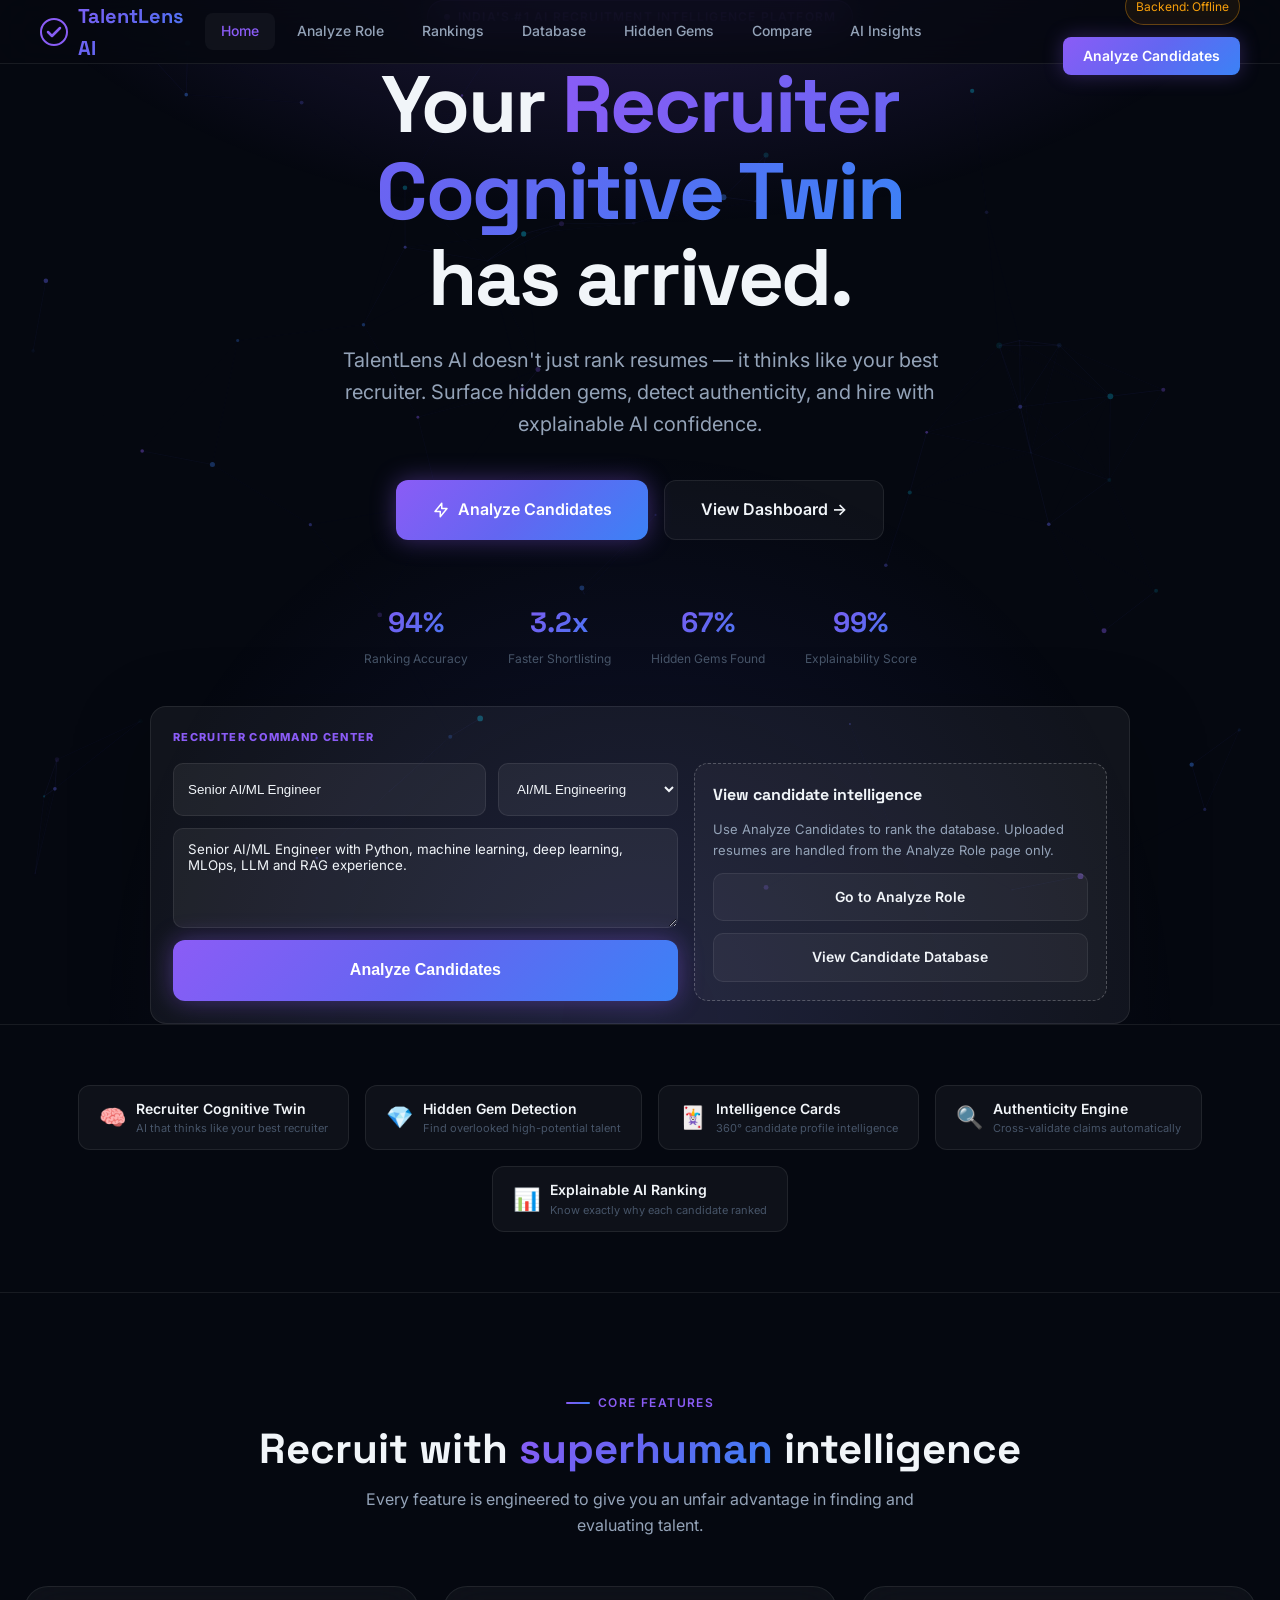
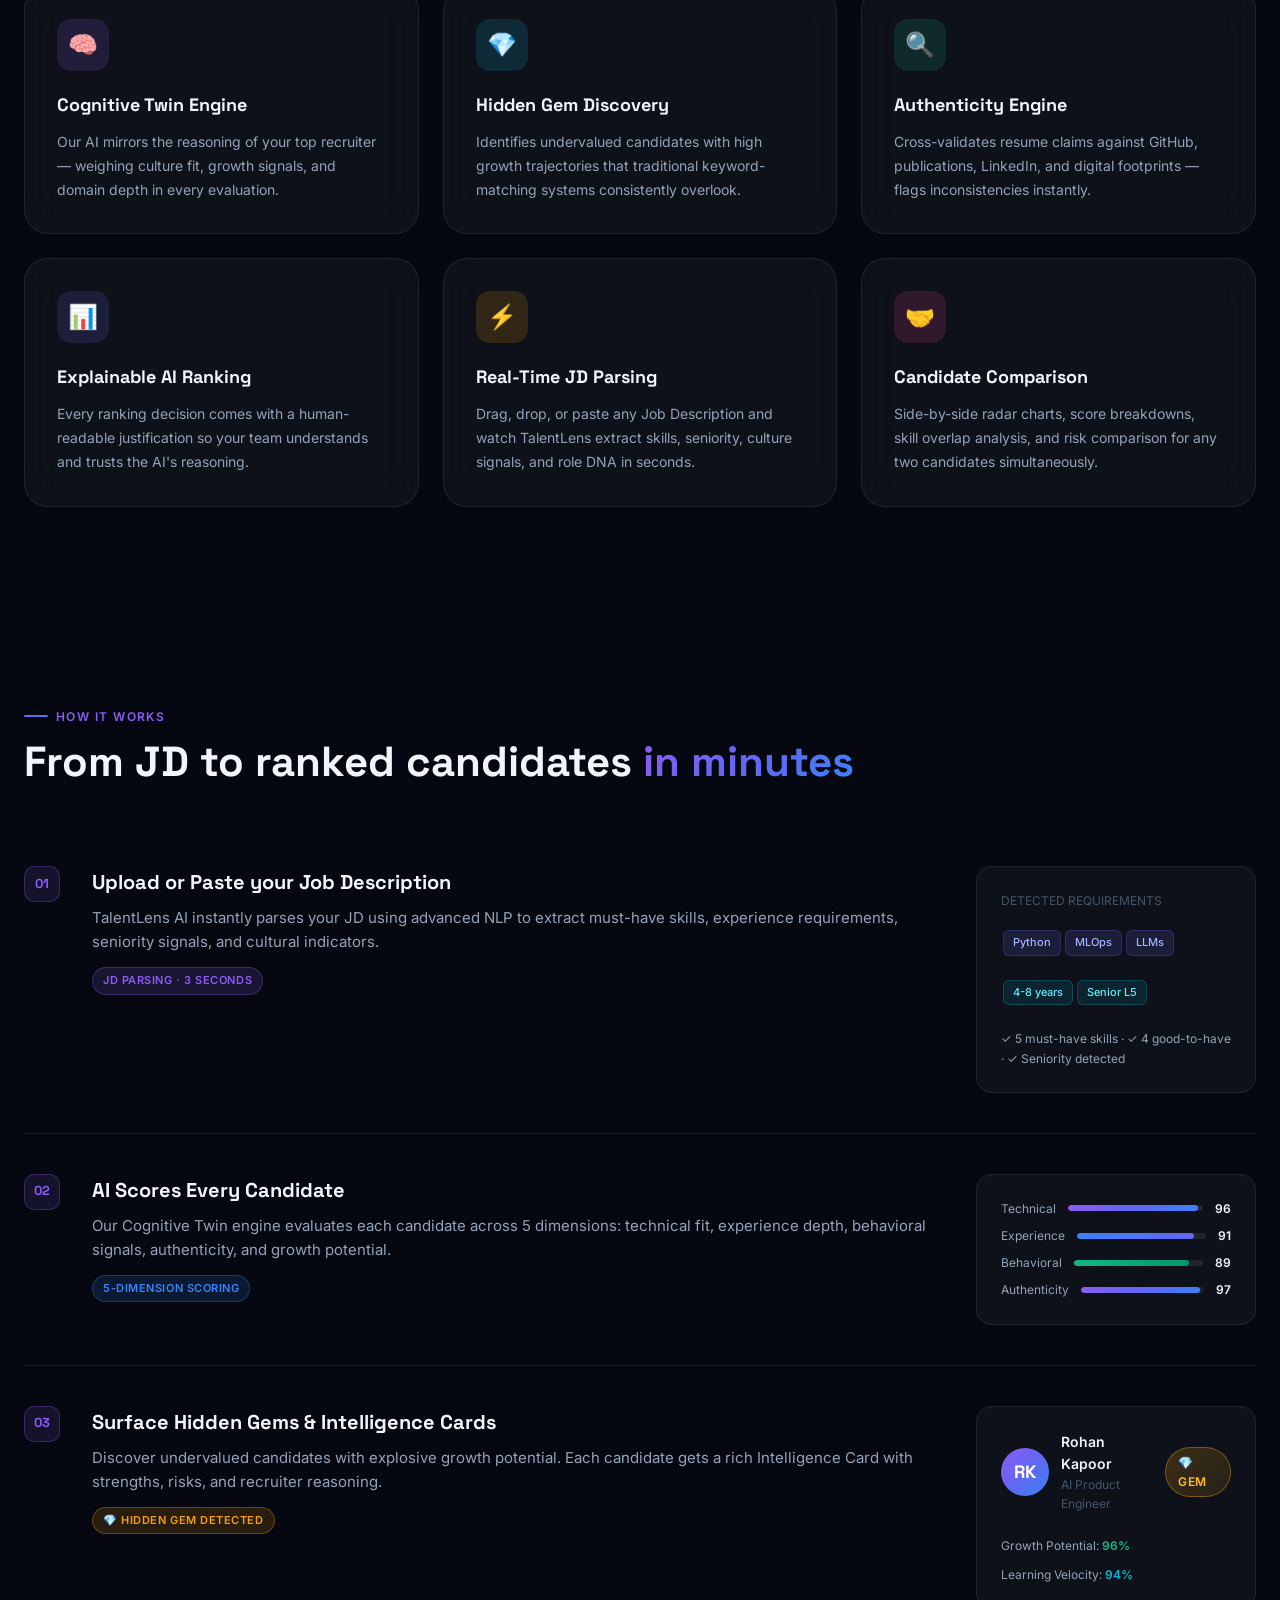
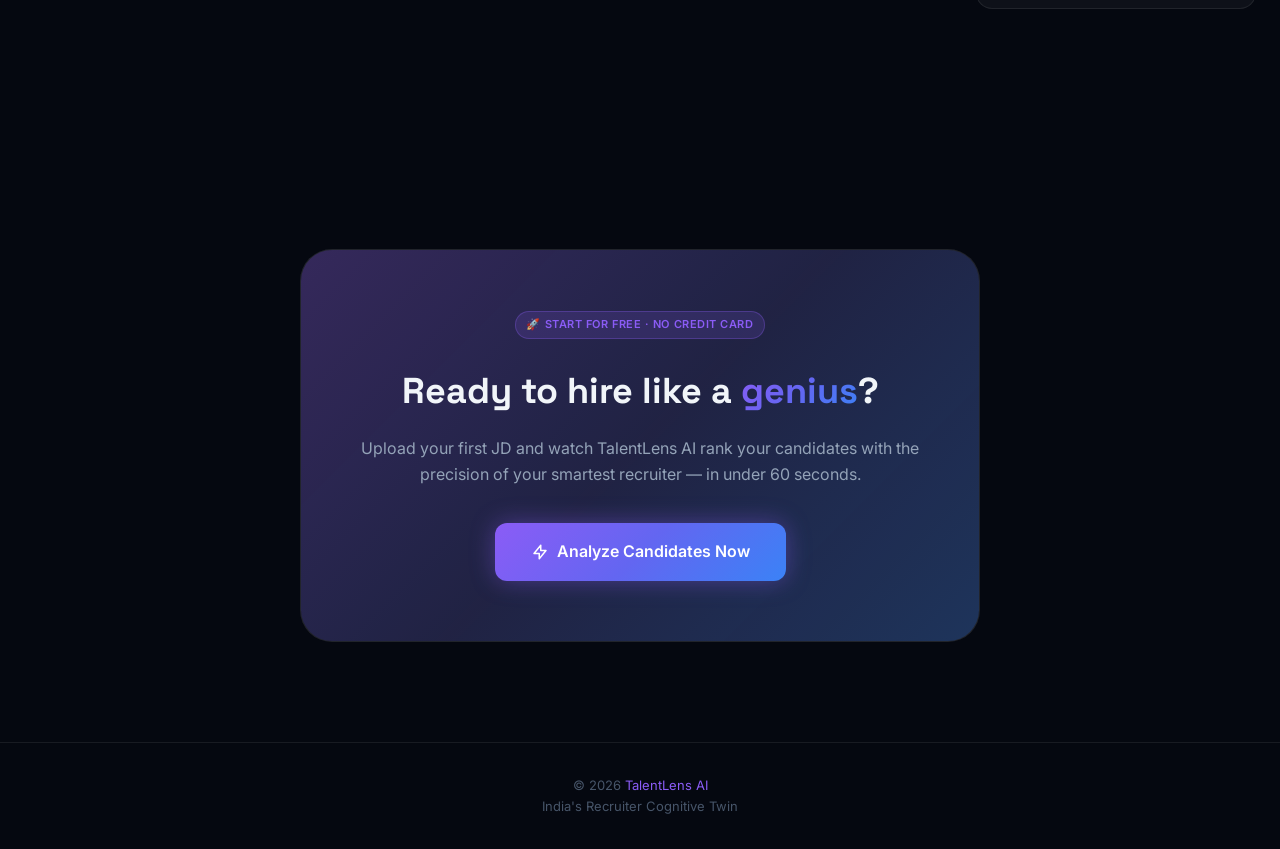
<file: frontend/index.html>
<!DOCTYPE html>
<html lang="en">
<head>
<meta charset="UTF-8"/>
<meta name="viewport" content="width=device-width,initial-scale=1.0"/>
<title>TalentLens AI — India's Recruiter Cognitive Twin</title>
<meta name="description" content="TalentLens AI is India's first Recruiter Cognitive Twin — an enterprise AI platform that ranks, scores, and surfaces hidden gem candidates with explainable intelligence."/>
<link rel="stylesheet" href="styles.css"/>
<style>
/* ── HERO ── */
.hero {
  position: relative; min-height: 100vh; display: flex; align-items: center;
  justify-content: center; text-align: center; overflow: hidden;
  background: var(--gradient-hero);
}
.hero::before {
  content:''; position: absolute; inset: 0;
  background: radial-gradient(ellipse 60% 80% at 50% 100%, rgba(99,102,241,0.15) 0%, transparent 70%);
  pointer-events: none;
}
.hero-content { position: relative; z-index: 2; max-width: 860px; padding: 0 24px; }
.hero-content { max-width: 1120px; }
.hero-eyebrow {
  display: inline-flex; align-items: center; gap: 8px;
  padding: 6px 16px; border-radius: 99px;
  background: rgba(139,92,246,0.12); border: 1px solid rgba(139,92,246,0.3);
  font-size: 12px; font-weight: 600; letter-spacing: 0.1em; text-transform: uppercase;
  color: var(--purple); margin-bottom: 28px;
  animation: slide-up 0.5s ease both;
}
.hero-eyebrow .dot { width: 6px; height: 6px; border-radius: 50%; background: var(--purple); animation: pulse-glow 2s infinite; }
.hero-title {
  font-family: 'Space Grotesk', sans-serif;
  font-size: clamp(40px, 7vw, 80px); font-weight: 800;
  line-height: 1.08; letter-spacing: -0.03em;
  color: var(--text-primary); margin-bottom: 24px;
  animation: slide-up 0.6s ease 0.1s both;
}
.hero-title .gradient-text { background: var(--gradient-1); -webkit-background-clip: text; -webkit-text-fill-color: transparent; }
.hero-subtitle {
  font-size: clamp(16px, 2vw, 20px); color: var(--text-secondary); line-height: 1.6;
  max-width: 620px; margin: 0 auto 40px;
  animation: slide-up 0.6s ease 0.2s both;
}
.hero-actions {
  display: flex; gap: 16px; justify-content: center; flex-wrap: wrap;
  animation: slide-up 0.6s ease 0.3s both;
}
.home-search {
  margin: 38px auto 0; max-width: 980px; padding: 22px;
  background: rgba(255,255,255,0.05); border: 1px solid var(--border);
  border-radius: 16px; display: grid; grid-template-columns: 1.1fr .9fr; gap: 16px; text-align:left;
  animation: slide-up 0.6s ease 0.48s both;
  box-shadow: 0 24px 80px rgba(0,0,0,.28);
}
.home-search::before { content:'RECRUITER COMMAND CENTER'; grid-column:1/-1; color:var(--purple); font-size:11px; font-weight:800; letter-spacing:.12em; }
.home-search-left { display:grid; grid-template-columns:1fr 180px; gap:12px; }
.home-search input, .home-search select, .home-search textarea {
  width: 100%; background: rgba(255,255,255,0.06); border: 1px solid var(--border);
  border-radius: 10px; color: var(--text-primary); padding: 12px 14px; outline: none;
}
.home-search textarea { grid-column: 1 / -1; min-height: 90px; resize: vertical; font-family: Inter, sans-serif; }
.home-search-left button { grid-column: 1 / -1; justify-content: center; }
.home-upload { min-height:100%; border:1px dashed rgba(255,255,255,.24); border-radius:14px; padding:18px; display:flex; flex-direction:column; justify-content:center; gap:12px; background:rgba(255,255,255,.035); }
.home-upload-title { font-family:'Space Grotesk',sans-serif; font-size:16px; font-weight:700; color:var(--text-primary); }
.home-upload-copy { color:var(--text-secondary); font-size:13px; line-height:1.6; }
.home-upload .btn { justify-content:center; }
.home-upload-status { color:var(--text-muted); font-size:13px; min-height:18px; }
@media(max-width:820px){ .home-search,.home-search-left { grid-template-columns:1fr; } }
.hero-stats {
  display: flex; gap: 40px; justify-content: center; flex-wrap: wrap;
  margin-top: 60px; animation: slide-up 0.6s ease 0.4s both;
}
.hero-stat { text-align: center; }
.hero-stat-value { font-family: 'Space Grotesk', sans-serif; font-size: 28px; font-weight: 700; background: var(--gradient-1); -webkit-background-clip: text; -webkit-text-fill-color: transparent; }
.hero-stat-label { font-size: 12px; color: var(--text-muted); margin-top: 4px; }

/* ── FEATURES GRID ── */
.features-section { padding: 100px 0; }
.feature-card { padding: 32px; border-radius: var(--radius-lg); }
.feature-icon {
  width: 52px; height: 52px; border-radius: 14px; margin-bottom: 20px;
  display: flex; align-items: center; justify-content: center; font-size: 24px;
}
.feature-title { font-family: 'Space Grotesk', sans-serif; font-size: 18px; font-weight: 700; margin-bottom: 10px; }
.feature-desc { font-size: 14px; color: var(--text-secondary); line-height: 1.7; }

/* ── INNOVATION PILLS ── */
.innovation-strip { padding: 60px 0; border-top: 1px solid var(--border); border-bottom: 1px solid var(--border); }
.pill-track { display: flex; gap: 16px; flex-wrap: wrap; justify-content: center; }
.innovation-pill {
  display: flex; align-items: center; gap: 10px;
  padding: 12px 20px; border-radius: 12px;
  background: var(--bg-card); border: 1px solid var(--border);
  transition: var(--transition); cursor: default;
}
.innovation-pill:hover { border-color: var(--border-glow); background: var(--bg-card-hover); transform: translateY(-3px); }
.innovation-pill .pill-icon { font-size: 22px; }
.innovation-pill .pill-label { font-size: 14px; font-weight: 600; color: var(--text-primary); }
.innovation-pill .pill-sub { font-size: 11px; color: var(--text-muted); }

/* ── HOW IT WORKS ── */
.how-section { padding: 100px 0; }
.steps { display: flex; flex-direction: column; gap: 0; }
.step {
  display: flex; gap: 32px; align-items: flex-start; padding: 40px 0;
  border-bottom: 1px solid var(--border); position: relative;
}
.step:last-child { border-bottom: none; }
.step-num {
  font-family: 'Space Grotesk', sans-serif; font-size: 13px; font-weight: 700;
  color: var(--purple); min-width: 36px; height: 36px;
  background: rgba(139,92,246,0.12); border: 1px solid rgba(139,92,246,0.3);
  border-radius: 10px; display: flex; align-items: center; justify-content: center;
  flex-shrink: 0;
}
.step-content { flex: 1; }
.step-title { font-family: 'Space Grotesk', sans-serif; font-size: 20px; font-weight: 700; margin-bottom: 8px; }
.step-desc { color: var(--text-secondary); font-size: 15px; line-height: 1.6; }
.step-badge { margin-top: 12px; }
.step-visual {
  width: 280px; flex-shrink: 0;
  background: var(--bg-card); border: 1px solid var(--border); border-radius: var(--radius);
  padding: 24px; display: flex; flex-direction: column; gap: 10px;
}
@media(max-width:768px) { .step { flex-direction: column; } .step-visual { width: 100%; } }

/* ── CTA SECTION ── */
.cta-section { padding: 100px 0; text-align: center; }
.cta-box {
  max-width: 680px; margin: 0 auto;
  background: var(--bg-card); border: 1px solid var(--border); border-radius: 32px;
  padding: 60px; position: relative; overflow: hidden;
}
.cta-box::before {
  content:''; position: absolute; inset: -1px;
  background: linear-gradient(135deg, rgba(139,92,246,0.3), rgba(99,102,241,0.2), rgba(59,130,246,0.3));
  border-radius: 32px; z-index: -1;
}
.cta-title { font-family: 'Space Grotesk', sans-serif; font-size: 36px; font-weight: 800; margin-bottom: 16px; }
.cta-sub { color: var(--text-secondary); margin-bottom: 36px; font-size: 16px; }
</style>
</head>
<body>
<canvas id="bgCanvas"></canvas>
<div class="page-overlay">
  <div id="navPlaceholder"></div>

  <!-- HERO -->
  <section class="hero">
    <div class="hero-content">
      <div class="hero-eyebrow"><span class="dot"></span> India's #1 AI Recruitment Intelligence Platform</div>
      <h1 class="hero-title">
        Your <span class="gradient-text">Recruiter<br>Cognitive Twin</span><br>has arrived.
      </h1>
      <p class="hero-subtitle">
        TalentLens AI doesn't just rank resumes — it thinks like your best recruiter. 
        Surface hidden gems, detect authenticity, and hire with explainable AI confidence.
      </p>
      <div class="hero-actions">
        <a href="jd-analysis.html" class="btn btn-primary btn-lg">
          <svg width="18" height="18" fill="none" viewBox="0 0 24 24" stroke="currentColor" stroke-width="2"><path stroke-linecap="round" stroke-linejoin="round" d="M13 10V3L4 14h7v7l9-11h-7z"/></svg>
          Analyze Candidates
        </a>
        <a href="dashboard.html" class="btn btn-secondary btn-lg">View Dashboard →</a>
      </div>
      <div class="hero-stats">
        <div class="hero-stat"><div class="hero-stat-value">94%</div><div class="hero-stat-label">Ranking Accuracy</div></div>
        <div class="hero-stat"><div class="hero-stat-value">3.2x</div><div class="hero-stat-label">Faster Shortlisting</div></div>
        <div class="hero-stat"><div class="hero-stat-value">67%</div><div class="hero-stat-label">Hidden Gems Found</div></div>
        <div class="hero-stat"><div class="hero-stat-value">99%</div><div class="hero-stat-label">Explainability Score</div></div>
      </div>
      <div class="home-search">
        <div class="home-search-left">
          <input id="homeJobTitle" value="Senior AI/ML Engineer" placeholder="Search role or job title"/>
          <select id="homeRole">
            <option>AI/ML Engineering</option>
            <option>Data Science</option>
            <option>Data Engineering</option>
            <option>Analytics</option>
            <option>Full Stack Engineering</option>
          </select>
          <textarea id="homeJd" placeholder="Paste job description">Senior AI/ML Engineer with Python, machine learning, deep learning, MLOps, LLM and RAG experience.</textarea>
          <button class="btn btn-primary btn-lg" onclick="startHomeSearch()">Analyze Candidates</button>
        </div>
        <div class="home-upload">
          <div class="home-upload-title">View candidate intelligence</div>
          <div class="home-upload-copy">Use Analyze Candidates to rank the database. Uploaded resumes are handled from the Analyze Role page only.</div>
          <a href="jd-analysis.html" class="btn btn-secondary">Go to Analyze Role</a>
          <a href="candidate-database.html" class="btn btn-secondary">View Candidate Database</a>
        </div>
      </div>
    </div>
  </section>

  <!-- INNOVATION STRIP -->
  <div class="innovation-strip">
    <div class="container">
      <div class="pill-track">
        <div class="innovation-pill"><span class="pill-icon">🧠</span><div><div class="pill-label">Recruiter Cognitive Twin</div><div class="pill-sub">AI that thinks like your best recruiter</div></div></div>
        <div class="innovation-pill"><span class="pill-icon">💎</span><div><div class="pill-label">Hidden Gem Detection</div><div class="pill-sub">Find overlooked high-potential talent</div></div></div>
        <div class="innovation-pill"><span class="pill-icon">🃏</span><div><div class="pill-label">Intelligence Cards</div><div class="pill-sub">360° candidate profile intelligence</div></div></div>
        <div class="innovation-pill"><span class="pill-icon">🔍</span><div><div class="pill-label">Authenticity Engine</div><div class="pill-sub">Cross-validate claims automatically</div></div></div>
        <div class="innovation-pill"><span class="pill-icon">📊</span><div><div class="pill-label">Explainable AI Ranking</div><div class="pill-sub">Know exactly why each candidate ranked</div></div></div>
      </div>
    </div>
  </div>

  <!-- FEATURES -->
  <section class="features-section">
    <div class="container">
      <div class="section-header" style="text-align:center; display:flex; flex-direction:column; align-items:center;">
        <div class="section-label">Core Features</div>
        <h2 class="section-title">Recruit with <span>superhuman</span> intelligence</h2>
        <p class="section-subtitle" style="text-align:center;">Every feature is engineered to give you an unfair advantage in finding and evaluating talent.</p>
      </div>
      <div class="grid-3" style="margin-top:48px;">
        <div class="glass feature-card animate-slide-up delay-1">
          <div class="feature-icon" style="background:rgba(139,92,246,0.15);">🧠</div>
          <div class="feature-title">Cognitive Twin Engine</div>
          <p class="feature-desc">Our AI mirrors the reasoning of your top recruiter — weighing culture fit, growth signals, and domain depth in every evaluation.</p>
        </div>
        <div class="glass feature-card animate-slide-up delay-2">
          <div class="feature-icon" style="background:rgba(6,182,212,0.15);">💎</div>
          <div class="feature-title">Hidden Gem Discovery</div>
          <p class="feature-desc">Identifies undervalued candidates with high growth trajectories that traditional keyword-matching systems consistently overlook.</p>
        </div>
        <div class="glass feature-card animate-slide-up delay-3">
          <div class="feature-icon" style="background:rgba(16,185,129,0.15);">🔍</div>
          <div class="feature-title">Authenticity Engine</div>
          <p class="feature-desc">Cross-validates resume claims against GitHub, publications, LinkedIn, and digital footprints — flags inconsistencies instantly.</p>
        </div>
        <div class="glass feature-card animate-slide-up delay-2">
          <div class="feature-icon" style="background:rgba(99,102,241,0.15);">📊</div>
          <div class="feature-title">Explainable AI Ranking</div>
          <p class="feature-desc">Every ranking decision comes with a human-readable justification so your team understands and trusts the AI's reasoning.</p>
        </div>
        <div class="glass feature-card animate-slide-up delay-3">
          <div class="feature-icon" style="background:rgba(245,158,11,0.15);">⚡</div>
          <div class="feature-title">Real-Time JD Parsing</div>
          <p class="feature-desc">Drag, drop, or paste any Job Description and watch TalentLens extract skills, seniority, culture signals, and role DNA in seconds.</p>
        </div>
        <div class="glass feature-card animate-slide-up delay-4">
          <div class="feature-icon" style="background:rgba(236,72,153,0.15);">🤝</div>
          <div class="feature-title">Candidate Comparison</div>
          <p class="feature-desc">Side-by-side radar charts, score breakdowns, skill overlap analysis, and risk comparison for any two candidates simultaneously.</p>
        </div>
      </div>
    </div>
  </section>

  <!-- HOW IT WORKS -->
  <section class="how-section">
    <div class="container">
      <div class="section-header">
        <div class="section-label">How It Works</div>
        <h2 class="section-title">From JD to ranked candidates <span>in minutes</span></h2>
      </div>
      <div class="steps">
        <div class="step">
          <div class="step-num">01</div>
          <div class="step-content">
            <div class="step-title">Upload or Paste your Job Description</div>
            <p class="step-desc">TalentLens AI instantly parses your JD using advanced NLP to extract must-have skills, experience requirements, seniority signals, and cultural indicators.</p>
            <div class="step-badge"><span class="badge badge-purple">JD Parsing · 3 seconds</span></div>
          </div>
          <div class="step-visual">
            <div style="font-size:12px;color:var(--text-muted);margin-bottom:8px;">DETECTED REQUIREMENTS</div>
            <div><span class="tag tag-skill">Python</span><span class="tag tag-skill">MLOps</span><span class="tag tag-skill">LLMs</span></div>
            <div style="margin-top:10px;"><span class="tag tag-exp">4-8 years</span><span class="tag tag-exp">Senior L5</span></div>
            <div style="margin-top:12px;font-size:12px;color:var(--text-secondary);">✓ 5 must-have skills · ✓ 4 good-to-have · ✓ Seniority detected</div>
          </div>
        </div>
        <div class="step">
          <div class="step-num">02</div>
          <div class="step-content">
            <div class="step-title">AI Scores Every Candidate</div>
            <p class="step-desc">Our Cognitive Twin engine evaluates each candidate across 5 dimensions: technical fit, experience depth, behavioral signals, authenticity, and growth potential.</p>
            <div class="step-badge"><span class="badge badge-blue">5-Dimension Scoring</span></div>
          </div>
          <div class="step-visual">
            <div id="stepRadar" style="display:flex;flex-direction:column;gap:8px;">
              <div style="display:flex;justify-content:space-between;align-items:center;">
                <span style="font-size:12px;color:var(--text-secondary);">Technical</span>
                <div class="progress-bar" style="flex:1;margin:0 12px;"><div class="progress-fill" data-target="96" style="width:0%"></div></div>
                <span style="font-size:12px;font-weight:600;">96</span>
              </div>
              <div style="display:flex;justify-content:space-between;align-items:center;">
                <span style="font-size:12px;color:var(--text-secondary);">Experience</span>
                <div class="progress-bar" style="flex:1;margin:0 12px;"><div class="progress-fill blue" data-target="91" style="width:0%"></div></div>
                <span style="font-size:12px;font-weight:600;">91</span>
              </div>
              <div style="display:flex;justify-content:space-between;align-items:center;">
                <span style="font-size:12px;color:var(--text-secondary);">Behavioral</span>
                <div class="progress-bar" style="flex:1;margin:0 12px;"><div class="progress-fill green" data-target="89" style="width:0%"></div></div>
                <span style="font-size:12px;font-weight:600;">89</span>
              </div>
              <div style="display:flex;justify-content:space-between;align-items:center;">
                <span style="font-size:12px;color:var(--text-secondary);">Authenticity</span>
                <div class="progress-bar" style="flex:1;margin:0 12px;"><div class="progress-fill" data-target="97" style="width:0%"></div></div>
                <span style="font-size:12px;font-weight:600;">97</span>
              </div>
            </div>
          </div>
        </div>
        <div class="step">
          <div class="step-num">03</div>
          <div class="step-content">
            <div class="step-title">Surface Hidden Gems & Intelligence Cards</div>
            <p class="step-desc">Discover undervalued candidates with explosive growth potential. Each candidate gets a rich Intelligence Card with strengths, risks, and recruiter reasoning.</p>
            <div class="step-badge"><span class="badge badge-amber">💎 Hidden Gem Detected</span></div>
          </div>
          <div class="step-visual">
            <div style="display:flex;align-items:center;gap:12px;">
              <div class="avatar avatar-md">RK</div>
              <div>
                <div style="font-size:14px;font-weight:600;">Rohan Kapoor</div>
                <div style="font-size:12px;color:var(--text-muted);">AI Product Engineer</div>
              </div>
              <div class="gem-badge" style="margin-left:auto;">💎 Gem</div>
            </div>
            <div style="margin-top:12px;font-size:12px;color:var(--text-secondary);">Growth Potential: <span style="color:#10b981;font-weight:600;">96%</span></div>
            <div style="font-size:12px;color:var(--text-secondary);">Learning Velocity: <span style="color:#06b6d4;font-weight:600;">94%</span></div>
          </div>
        </div>
      </div>
    </div>
  </section>

  <!-- CTA -->
  <section class="cta-section">
    <div class="container">
      <div class="cta-box animate-pulse-glow">
        <div class="badge badge-purple" style="margin-bottom:24px;">🚀 Start for Free · No Credit Card</div>
        <div class="cta-title">Ready to hire like a <span style="background:var(--gradient-1);-webkit-background-clip:text;-webkit-text-fill-color:transparent;">genius</span>?</div>
        <p class="cta-sub">Upload your first JD and watch TalentLens AI rank your candidates with the precision of your smartest recruiter — in under 60 seconds.</p>
        <a href="jd-analysis.html" class="btn btn-primary btn-lg" style="margin:0 auto;">
          <svg width="18" height="18" fill="none" viewBox="0 0 24 24" stroke="currentColor" stroke-width="2"><path stroke-linecap="round" stroke-linejoin="round" d="M13 10V3L4 14h7v7l9-11h-7z"/></svg>
          Analyze Candidates Now
        </a>
      </div>
    </div>
  </section>

  <div id="footerPlaceholder"></div>
</div>

<script src="app.js"></script>
<script>
  document.getElementById('navPlaceholder').innerHTML = buildNav('index.html');
  document.getElementById('footerPlaceholder').innerHTML = buildFooter();
  initNetworkCanvas();
  document.addEventListener('DOMContentLoaded', () => { setTimeout(animateProgressBars, 400); });
  function startHomeSearch() {
    saveTalentSearch({
      title: document.getElementById('homeJobTitle').value || 'Senior AI/ML Engineer',
      role: document.getElementById('homeRole').value,
      jd: document.getElementById('homeJd').value
    });
    window.location.href = 'dashboard.html';
  }
</script>
</body>
</html>
</file>
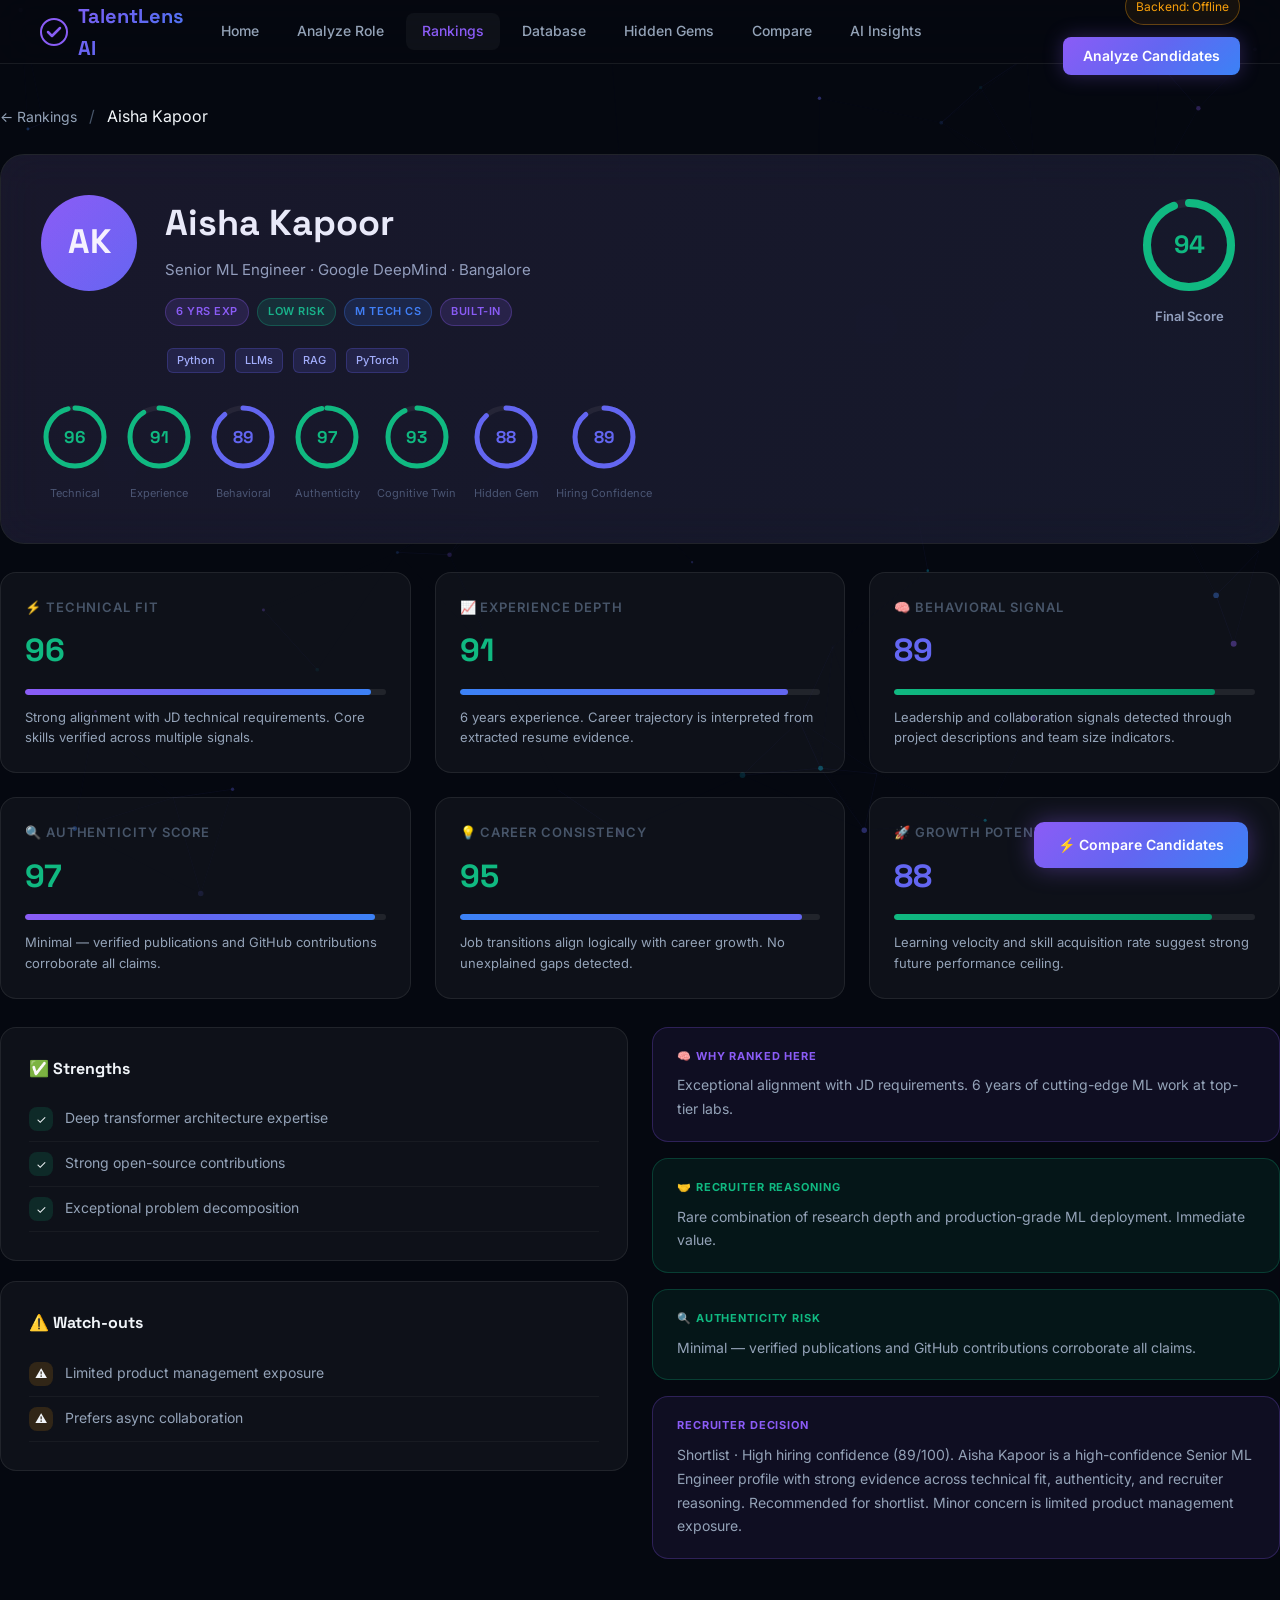
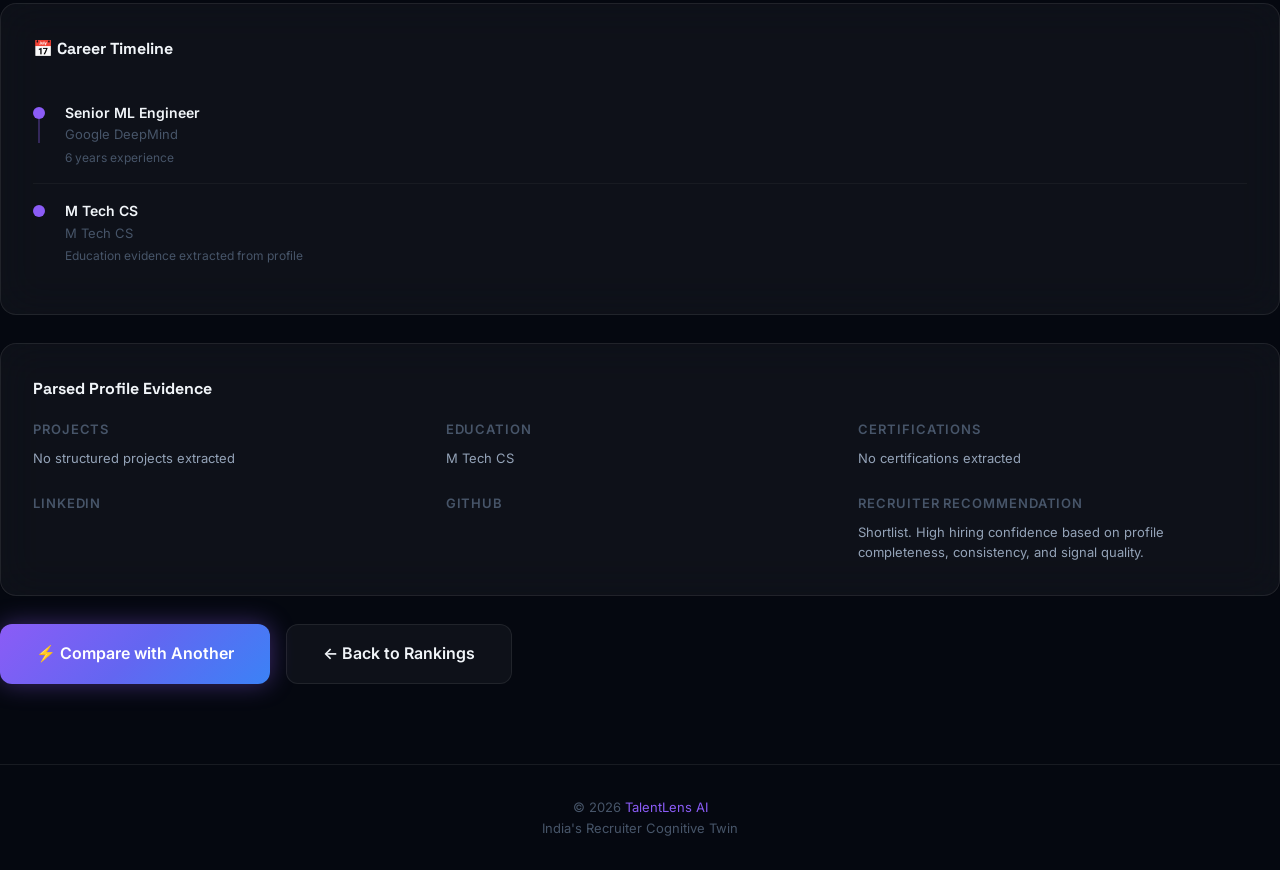
<file: frontend/candidate-card.html>
<!DOCTYPE html>
<html lang="en">
<head>
<meta charset="UTF-8"/>
<meta name="viewport" content="width=device-width,initial-scale=1.0"/>
<title>Candidate Intelligence Card — TalentLens AI</title>
<meta name="description" content="360° AI-generated candidate intelligence card with scores, strengths, risks, and recruiter reasoning."/>
<link rel="stylesheet" href="styles.css"/>
<style>
.card-page { padding: 40px 0 80px; }

/* ── HERO CARD ── */
.candidate-hero {
  padding: 40px; border-radius: var(--radius-lg); position: relative; overflow: hidden;
  margin-bottom: 28px;
}
.candidate-hero::before {
  content:''; position: absolute; inset: 0;
  background: var(--c-gradient, var(--gradient-1));
  opacity: 0.08; pointer-events: none;
}
.hero-top { display: flex; gap: 28px; align-items: flex-start; flex-wrap: wrap; }
.hero-info { flex: 1; min-width: 200px; }
.hero-name { font-family:'Space Grotesk',sans-serif; font-size: clamp(24px,4vw,36px); font-weight: 800; margin-bottom: 6px; }
.hero-meta { color: var(--text-secondary); font-size: 15px; margin-bottom: 16px; }
.hero-tags { display: flex; gap: 8px; flex-wrap: wrap; margin-bottom: 20px; }

/* ── SCORE GRID ── */
.score-grid { display: flex; gap: 16px; flex-wrap: wrap; margin-top: 32px; }
.score-item { text-align: center; }
.score-item .score-label { font-size: 11px; color: var(--text-muted); margin-top: 6px; }

/* ── DIMENSION CARD ── */
.dimension-card {
  padding: 24px; border-radius: var(--radius);
  background: var(--bg-card); border: 1px solid var(--border); height: 100%;
}
.dimension-title { font-size: 13px; font-weight: 600; color: var(--text-muted); text-transform: uppercase; letter-spacing:.07em; margin-bottom: 8px; }
.dimension-value { font-family:'Space Grotesk',sans-serif; font-size: 32px; font-weight: 800; margin-bottom: 12px; }
.dimension-bar { margin-bottom: 12px; }
.dimension-insight { font-size: 13px; color: var(--text-secondary); line-height: 1.6; }

/* ── INSIGHT BOX ── */
.insight-box {
  padding: 20px 24px; border-radius: var(--radius);
  margin-bottom: 16px; position: relative;
}
.insight-box.purple { background: rgba(139,92,246,0.08); border: 1px solid rgba(139,92,246,0.25); }
.insight-box.green { background: rgba(16,185,129,0.08); border: 1px solid rgba(16,185,129,0.25); }
.insight-box.amber { background: rgba(245,158,11,0.08); border: 1px solid rgba(245,158,11,0.25); }
.insight-box.red { background: rgba(239,68,68,0.08); border: 1px solid rgba(239,68,68,0.25); }
.insight-box .ib-label { font-size: 11px; font-weight: 700; text-transform: uppercase; letter-spacing:.08em; margin-bottom: 8px; }
.insight-box.purple .ib-label { color: var(--purple); }
.insight-box.green .ib-label { color: var(--green); }
.insight-box.amber .ib-label { color: var(--amber); }
.insight-box.red .ib-label { color: var(--red); }
.insight-box .ib-text { font-size: 14px; color: var(--text-secondary); line-height: 1.7; }

/* ── CAREER TIMELINE ── */
.timeline { display: flex; flex-direction: column; gap: 0; }
.tl-item { display: flex; gap: 20px; padding: 16px 0; border-bottom: 1px solid rgba(255,255,255,0.04); }
.tl-item:last-child { border-bottom: none; }
.tl-dot { width: 12px; height: 12px; border-radius: 50%; background: var(--purple); flex-shrink: 0; margin-top: 5px; position: relative; }
.tl-dot::after { content:''; position: absolute; left:5px; top:12px; width:2px; height:calc(100% + 12px); background: rgba(139,92,246,0.3); }
.tl-item:last-child .tl-dot::after { display: none; }
.tl-role { font-size: 14px; font-weight: 600; }
.tl-company { font-size: 13px; color: var(--text-muted); }
.tl-dur { font-size: 12px; color: var(--text-muted); margin-top: 3px; }

/* ── NAV ARROWS ── */
.cand-nav { display: flex; gap: 12px; align-items: center; margin-bottom: 24px; }
.cand-nav a { color: var(--text-secondary); text-decoration: none; font-size: 14px; transition: var(--transition); }
.cand-nav a:hover { color: var(--text-primary); }
.cand-nav .sep { color: var(--text-muted); }

/* ── COMPARE FLOAT BTN ── */
.compare-float {
  position: fixed; bottom: 32px; right: 32px; z-index: 200;
}
</style>
</head>
<body>
<canvas id="bgCanvas"></canvas>
<div class="page-overlay page-wrapper">
  <div id="navPlaceholder"></div>
  <div class="container card-page">
    <div class="cand-nav animate-fade-in">
      <a href="dashboard.html">← Rankings</a>
      <span class="sep">/</span>
      <span style="color:var(--text-primary)" id="breadName">Candidate</span>
    </div>

    <div id="cardContent"></div>
  </div>
  <div id="footerPlaceholder"></div>
</div>

<div class="compare-float">
  <a href="comparison.html" class="btn btn-primary animate-pulse-glow">⚡ Compare Candidates</a>
</div>

<script src="app.js"></script>
<script>
document.getElementById('navPlaceholder').innerHTML = buildNav('dashboard.html');
document.getElementById('footerPlaceholder').innerHTML = buildFooter();
initNetworkCanvas();

const params = new URLSearchParams(location.search);
const id = params.get('id') || '';
const cardCandidates = getRankedCandidatesForActiveSearch();
const fallbackCandidates = getCandidateDatabase();
const c = getRankedCandidateById(id) || fallbackCandidates.find(x => String(x.id) === String(id)) || cardCandidates[0] || fallbackCandidates[0];
const hiringConfidence = getHiringConfidence(c);
const hiddenGemScore = getHiddenGemScore(c);
const recruiterDecision = getRecruiterDecision(c);
const confidenceLevel = getConfidenceLevel(hiringConfidence);
const careerTimeline = buildCareerEvidenceTimeline(c);

document.getElementById('breadName').textContent = c.name;
document.title = `${c.name} — TalentLens AI`;

function buildCard(c) {
  return `
  <!-- HERO -->
  <div class="glass candidate-hero animate-slide-up" style="--c-gradient:${c.gradient};">
    <div class="hero-top">
      <div class="avatar avatar-xl" style="background:${c.gradient};">${c.initials}</div>
      <div class="hero-info">
        <div class="hero-name">${c.name} ${c.hiddenGem?'<span class="gem-badge" style="font-size:12px;vertical-align:middle;">💎 Hidden Gem</span>':''}</div>
        <div class="hero-meta">${getCandidateHeadline(c)} &middot; ${getCandidateOrganization(c)} &middot; ${c.location}</div>
        <div class="hero-tags">
          <span class="badge badge-purple">${getCandidateExperienceBadge(c)}</span>
          <span class="badge ${c.riskLevel==='Low'?'badge-green':'badge-amber'}">${c.riskLevel} Risk</span>
          <span class="badge badge-blue">${c.education}</span>
          <span class="badge ${c.source==='User Added'?'badge-electric':'badge-purple'}">${c.source || 'Built-In'}</span>
        </div>
        <div style="display:flex;flex-wrap:wrap;gap:6px;">
          ${c.skills.map(s=>`<span class="tag tag-skill">${s}</span>`).join('')}
        </div>
      </div>
      <div style="text-align:center;">
        ${buildScoreRing(c.finalScore, 100, 8)}
        <div class="score-label" style="font-size:13px;font-weight:600;color:var(--text-secondary);">Final Score</div>
      </div>
    </div>
    <!-- Score grid -->
    <div class="score-grid" style="margin-top:28px;justify-content:flex-start;">
      ${[['Technical',c.technicalScore],['Experience',c.experienceScore],['Behavioral',c.behavioralScore],['Authenticity',c.authenticityScore],['Cognitive Twin',c.cognitiveTwinScore],['Hidden Gem',hiddenGemScore],['Hiring Confidence',hiringConfidence]].map(([l,v])=>`
        <div class="score-item">
          ${buildScoreRing(v,68,5)}
          <div class="score-label">${l}</div>
        </div>`).join('')}
    </div>
  </div>

  <!-- DIMENSIONS GRID -->
  <div class="grid-3 animate-slide-up delay-1" style="margin-bottom:28px;">
    <div class="dimension-card">
      <div class="dimension-title">⚡ Technical Fit</div>
      <div class="dimension-value" style="color:${getScoreColor(c.technicalScore)};">${c.technicalScore}</div>
      <div class="dimension-bar">${buildProgressBar(c.technicalScore)}</div>
      <p class="dimension-insight">Strong alignment with JD technical requirements. Core skills verified across multiple signals.</p>
    </div>
    <div class="dimension-card">
      <div class="dimension-title">📈 Experience Depth</div>
      <div class="dimension-value" style="color:${getScoreColor(c.experienceScore)};">${c.experienceScore}</div>
      <div class="dimension-bar">${buildProgressBar(c.experienceScore,'blue')}</div>
      <p class="dimension-insight">${getCandidateExperienceSummary(c)}. Career trajectory is interpreted from extracted resume evidence.</p>
    </div>
    <div class="dimension-card">
      <div class="dimension-title">🧠 Behavioral Signal</div>
      <div class="dimension-value" style="color:${getScoreColor(c.behavioralScore)};">${c.behavioralScore}</div>
      <div class="dimension-bar">${buildProgressBar(c.behavioralScore,'green')}</div>
      <p class="dimension-insight">Leadership and collaboration signals detected through project descriptions and team size indicators.</p>
    </div>
    <div class="dimension-card">
      <div class="dimension-title">🔍 Authenticity Score</div>
      <div class="dimension-value" style="color:${getScoreColor(c.authenticityScore)};">${c.authenticityScore}</div>
      <div class="dimension-bar">${buildProgressBar(c.authenticityScore)}</div>
      <p class="dimension-insight">${c.authenticityRisk}</p>
    </div>
    <div class="dimension-card">
      <div class="dimension-title">💡 Career Consistency</div>
      <div class="dimension-value" style="color:${getScoreColor(c.careerConsistency)};">${c.careerConsistency}</div>
      <div class="dimension-bar">${buildProgressBar(c.careerConsistency,'blue')}</div>
      <p class="dimension-insight">Job transitions align logically with career growth. No unexplained gaps detected.</p>
    </div>
    <div class="dimension-card">
      <div class="dimension-title">🚀 Growth Potential</div>
      <div class="dimension-value" style="color:${getScoreColor(c.growthPotential)};">${c.growthPotential}</div>
      <div class="dimension-bar">${buildProgressBar(c.growthPotential,'green')}</div>
      <p class="dimension-insight">Learning velocity and skill acquisition rate suggest strong future performance ceiling.</p>
    </div>
  </div>

  <!-- INSIGHTS COL -->
  <div class="grid-2 animate-slide-up delay-2" style="margin-bottom:28px;align-items:start;">
    <div>
      <div class="glass" style="padding:28px;margin-bottom:20px;">
        <h3 style="font-family:'Space Grotesk',sans-serif;font-size:16px;font-weight:700;margin-bottom:16px;">✅ Strengths</h3>
        ${c.strengths.map((s,i)=>`
          <div style="display:flex;gap:12px;padding:10px 0;border-bottom:1px solid rgba(255,255,255,0.04);">
            <div style="width:24px;height:24px;border-radius:8px;background:rgba(16,185,129,0.15);display:flex;align-items:center;justify-content:center;flex-shrink:0;font-size:12px;">✓</div>
            <span style="font-size:14px;color:var(--text-secondary);">${s}</span>
          </div>`).join('')}
      </div>
      <div class="glass" style="padding:28px;">
        <h3 style="font-family:'Space Grotesk',sans-serif;font-size:16px;font-weight:700;margin-bottom:16px;">⚠️ Watch-outs</h3>
        ${c.weaknesses.map(s=>`
          <div style="display:flex;gap:12px;padding:10px 0;border-bottom:1px solid rgba(255,255,255,0.04);">
            <div style="width:24px;height:24px;border-radius:8px;background:rgba(245,158,11,0.15);display:flex;align-items:center;justify-content:center;flex-shrink:0;font-size:12px;">⚠</div>
            <span style="font-size:14px;color:var(--text-secondary);">${s}</span>
          </div>`).join('')}
      </div>
    </div>
    <div>
      <div class="insight-box purple" style="margin-bottom:16px;">
        <div class="ib-label">🧠 Why Ranked Here</div>
        <p class="ib-text">${c.whyRanked}</p>
      </div>
      <div class="insight-box green" style="margin-bottom:16px;">
        <div class="ib-label">🤝 Recruiter Reasoning</div>
        <p class="ib-text">${c.recruiterReasoning}</p>
      </div>
      <div class="insight-box ${c.riskLevel==='Low'?'green':'amber'}">
        <div class="ib-label">🔍 Authenticity Risk</div>
        <p class="ib-text">${c.authenticityRisk}</p>
      </div>
      <div class="insight-box purple">
        <div class="ib-label">Recruiter Decision</div>
        <p class="ib-text">${recruiterDecision} · ${confidenceLevel} hiring confidence (${hiringConfidence}/100). ${getExecutiveSummary(c)}</p>
      </div>
    </div>
  </div>

  <!-- CAREER TIMELINE -->
  <div class="glass animate-slide-up delay-3" style="padding:32px;margin-bottom:28px;">
    <h3 style="font-family:'Space Grotesk',sans-serif;font-size:16px;font-weight:700;margin-bottom:24px;">📅 Career Timeline</h3>
    <div class="timeline">
      ${careerTimeline.map(item => `
        <div class="tl-item">
          <div class="tl-dot"></div>
          <div>
            <div class="tl-role">${item.title}</div>
            <div class="tl-company">${item.organization}</div>
            <div class="tl-dur">${item.detail}</div>
          </div>
        </div>
      `).join('')}
    </div>
  </div>

  <div class="glass animate-slide-up delay-3" style="padding:32px;margin-bottom:28px;">
    <h3 style="font-family:'Space Grotesk',sans-serif;font-size:16px;font-weight:700;margin-bottom:18px;">Parsed Profile Evidence</h3>
    <div class="grid-3">
      <div><div class="dimension-title">Projects</div><p class="dimension-insight">${(c.projects || []).join('; ') || 'No structured projects extracted'}</p></div>
      <div><div class="dimension-title">Education</div><p class="dimension-insight">${getCandidateEducationSummary(c) || 'Candidate Profile'}</p></div>
      <div><div class="dimension-title">Certifications</div><p class="dimension-insight">${(c.certifications || []).join('; ') || 'No certifications extracted'}</p></div>
      <div><div class="dimension-title">LinkedIn</div><p class="dimension-insight">${c.linkedin || ''}</p></div>
      <div><div class="dimension-title">GitHub</div><p class="dimension-insight">${c.github || ''}</p></div>
      <div><div class="dimension-title">Recruiter Recommendation</div><p class="dimension-insight">${recruiterDecision}. ${confidenceLevel} hiring confidence based on profile completeness, consistency, and signal quality.</p></div>
    </div>
  </div>

  <!-- ACTIONS -->
  <div style="display:flex;gap:16px;flex-wrap:wrap;" class="animate-slide-up delay-4">
    <a href="comparison.html?a=${c.id}" class="btn btn-primary btn-lg">⚡ Compare with Another</a>
    <a href="dashboard.html" class="btn btn-secondary btn-lg">← Back to Rankings</a>
  </div>`;
}

document.getElementById('cardContent').innerHTML = buildCard(c);
setTimeout(animateProgressBars, 200);
</script>
</body>
</html>
</file>
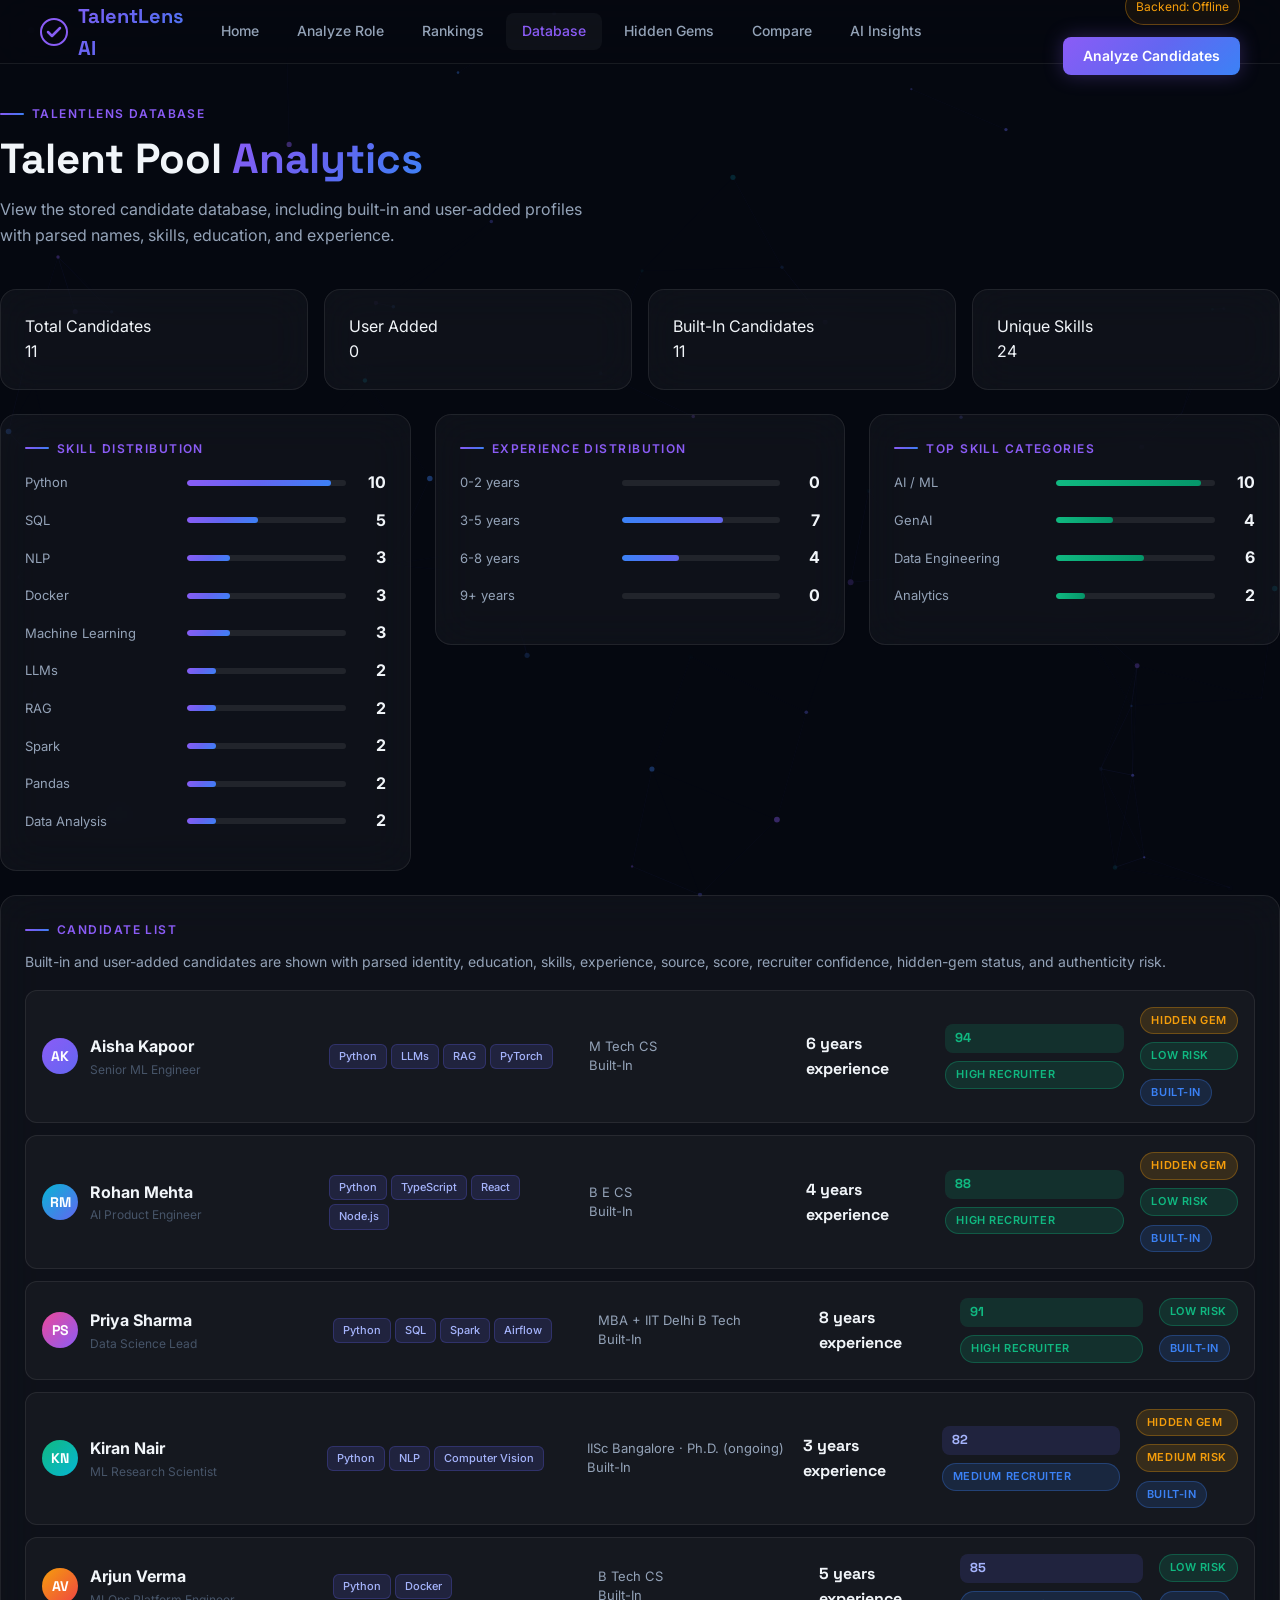
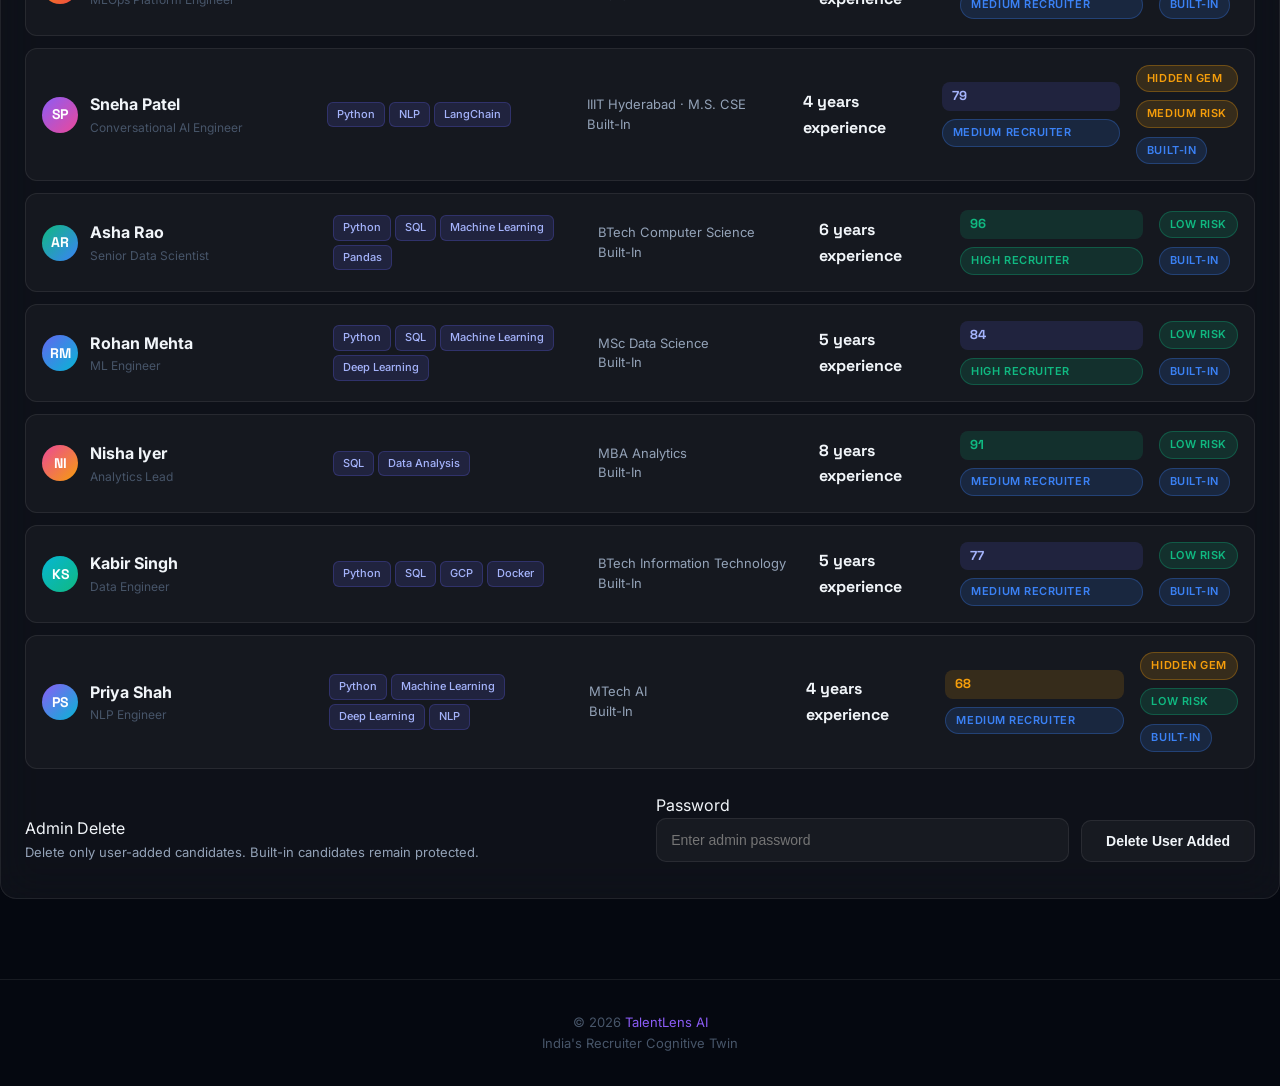
<file: frontend/candidate-database.html>
<!DOCTYPE html>
<html lang="en">
<head>
<meta charset="UTF-8"/>
<meta name="viewport" content="width=device-width,initial-scale=1.0"/>
<title>Candidate Database - TalentLens AI</title>
<meta name="description" content="Stored TalentLens candidate database with user-added profiles and skill distribution."/>
<link rel="stylesheet" href="styles.css"/>
<style>
.db-page { padding: 40px 0 80px; }
.summary-bar { display:grid; grid-template-columns:repeat(4,1fr); gap:16px; margin-bottom:24px; }
.db-card { padding:24px; }
.skill-row { display:flex; align-items:center; gap:12px; margin-bottom:12px; }
.skill-name { width:150px; color:var(--text-secondary); font-size:13px; }
.analytics-grid { display:grid; grid-template-columns:repeat(3,1fr); gap:24px; align-items:start; }
.user-list { display:flex; flex-direction:column; gap:12px; }
.user-row { display:grid; grid-template-columns: 1.2fr 1.1fr .9fr .55fr .8fr auto; gap:16px; align-items:center; padding:16px; border:1px solid var(--border); border-radius:12px; background:rgba(255,255,255,.03); }
.admin-strip { display:grid; grid-template-columns: 1.2fr .8fr auto; gap:12px; align-items:end; margin-top:24px; }
.admin-input { width:100%; background:var(--bg-card); border:1px solid var(--border); border-radius:10px; color:var(--text-primary); font-size:14px; padding:13px 14px; outline:none; }
.score-pill { display:inline-flex; padding:4px 10px; border-radius:8px; font-size:13px; font-weight:800; font-family:'Space Grotesk',sans-serif; }
.score-pill.high { background:rgba(16,185,129,.15); color:var(--green); }
.score-pill.mid { background:rgba(99,102,241,.15); color:#a5b4fc; }
.score-pill.low { background:rgba(245,158,11,.15); color:var(--amber); }
.empty-state { color:var(--text-secondary); font-size:14px; padding:18px; border:1px dashed var(--border); border-radius:12px; }
@media(max-width:900px){ .summary-bar,.analytics-grid,.user-row,.admin-strip{ grid-template-columns:1fr; } }
</style>
</head>
<body>
<canvas id="bgCanvas"></canvas>
<div class="page-overlay page-wrapper">
  <div id="navPlaceholder"></div>
  <main class="container db-page">
    <div class="section-header">
      <div class="section-label">TalentLens Database</div>
      <h1 class="section-title">Talent Pool <span>Analytics</span></h1>
      <p class="section-subtitle">View the stored candidate database, including built-in and user-added profiles with parsed names, skills, education, and experience.</p>
    </div>

    <section class="summary-bar">
      <div class="glass db-card"><div class="stat-label">Total Candidates</div><div class="stat-value" id="totalCandidates">0</div></div>
      <div class="glass db-card"><div class="stat-label">User Added</div><div class="stat-value" id="userAddedCandidates">0</div></div>
      <div class="glass db-card"><div class="stat-label">Built-In Candidates</div><div class="stat-value" id="builtInCandidates">0</div></div>
      <div class="glass db-card"><div class="stat-label">Unique Skills</div><div class="stat-value" id="uniqueSkills">0</div></div>
    </section>

    <div class="analytics-grid">
      <section class="glass db-card">
        <div class="section-label">Skill Distribution</div>
        <div id="skillDistribution"></div>
      </section>
      <section class="glass db-card">
        <div class="section-label">Experience Distribution</div>
        <div id="experienceDistribution"></div>
      </section>
      <section class="glass db-card">
        <div class="section-label">Top Skill Categories</div>
        <div id="skillCategories"></div>
      </section>
    </div>

    <section class="glass db-card" style="margin-top:24px;">
      <div class="section-label">Candidate List</div>
      <p style="color:var(--text-secondary);font-size:14px;margin-bottom:16px;">Built-in and user-added candidates are shown with parsed identity, education, skills, experience, source, score, recruiter confidence, hidden-gem status, and authenticity risk.</p>
      <div id="userCandidateList" class="user-list"></div>
      <div class="admin-strip">
        <div>
          <div class="field-label">Admin Delete</div>
          <div style="color:var(--text-secondary);font-size:13px;">Delete only user-added candidates. Built-in candidates remain protected.</div>
        </div>
        <div>
          <div class="field-label">Password</div>
          <input id="adminDeletePassword" class="admin-input" type="password" placeholder="Enter admin password"/>
        </div>
        <button class="btn btn-secondary" onclick="runAdminDelete()">Delete User Added</button>
      </div>
      <div id="adminDeleteStatus" style="margin-top:12px;color:var(--text-secondary);font-size:13px;"></div>
    </section>
  </main>
  <div id="footerPlaceholder"></div>
</div>

<script src="app.js"></script>
<script>
document.getElementById('navPlaceholder').innerHTML = buildNav('candidate-database.html');
document.getElementById('footerPlaceholder').innerHTML = buildFooter();
initNetworkCanvas();

function renderDatabase() {
  const db = getCandidateDatabase();
  const userAdded = db.filter(c => c.source === 'User Added');
  const builtIn = db.filter(c => c.source !== 'User Added');
  const skillCounts = {};
  db.forEach(c => c.skills.forEach(skill => skillCounts[skill] = (skillCounts[skill] || 0) + 1));
  const sortedSkills = Object.entries(skillCounts).sort((a,b) => b[1] - a[1]).slice(0, 10);
  const expBuckets = {
    '0-2 years': db.filter(c => c.experience <= 2).length,
    '3-5 years': db.filter(c => c.experience >= 3 && c.experience <= 5).length,
    '6-8 years': db.filter(c => c.experience >= 6 && c.experience <= 8).length,
    '9+ years': db.filter(c => c.experience >= 9).length
  };
  const categories = {
    'AI / ML': ['Python','Machine Learning','Deep Learning','PyTorch','TensorFlow','NLP'],
    'GenAI': ['LLMs','RAG','LangChain','Vector DBs','Prompt Engineering'],
    'Data Engineering': ['SQL','Spark','Airflow','Data Engineering','Docker','GCP','AWS'],
    'Analytics': ['Tableau','Power BI','Excel','Statistics','Data Analysis']
  };

  document.getElementById('totalCandidates').textContent = db.length;
  document.getElementById('userAddedCandidates').textContent = userAdded.length;
  document.getElementById('builtInCandidates').textContent = builtIn.length;
  document.getElementById('uniqueSkills').textContent = Object.keys(skillCounts).length;

  document.getElementById('skillDistribution').innerHTML = sortedSkills.map(([skill, count]) => `
    <div class="skill-row">
      <div class="skill-name">${skill}</div>
      <div class="progress-bar" style="flex:1;"><div class="progress-fill" data-target="${Math.round(count / db.length * 100)}" style="width:0%"></div></div>
      <div style="width:28px;text-align:right;color:var(--text-primary);font-weight:700;">${count}</div>
    </div>
  `).join('');

  document.getElementById('experienceDistribution').innerHTML = Object.entries(expBuckets).map(([label, count]) => `
    <div class="skill-row">
      <div class="skill-name">${label}</div>
      <div class="progress-bar" style="flex:1;"><div class="progress-fill blue" data-target="${Math.round(count / Math.max(1, db.length) * 100)}" style="width:0%"></div></div>
      <div style="width:28px;text-align:right;color:var(--text-primary);font-weight:700;">${count}</div>
    </div>
  `).join('');

  document.getElementById('skillCategories').innerHTML = Object.entries(categories).map(([label, skills]) => {
    const count = db.filter(c => skills.some(skill => c.skills.includes(skill))).length;
    return `
      <div class="skill-row">
        <div class="skill-name">${label}</div>
        <div class="progress-bar" style="flex:1;"><div class="progress-fill green" data-target="${Math.round(count / Math.max(1, db.length) * 100)}" style="width:0%"></div></div>
        <div style="width:28px;text-align:right;color:var(--text-primary);font-weight:700;">${count}</div>
      </div>`;
  }).join('');

  document.getElementById('userCandidateList').innerHTML = db.map(c => `
    <div class="user-row">
      <div style="display:flex;align-items:center;gap:12px;">
        <div class="avatar avatar-sm" style="background:${c.gradient};">${c.initials}</div>
        <div><div style="font-weight:700;">${c.name || 'Candidate Profile'}</div><div style="font-size:12px;color:var(--text-muted);">${getCandidateHeadline(c)}</div></div>
      </div>
      <div>${c.skills.slice(0,4).map(skill => `<span class="tag tag-skill">${skill}</span>`).join('')}</div>
      <div style="color:var(--text-secondary);font-size:13px;line-height:1.5;">${getCandidateEducationSummary(c) || 'Candidate Profile'}<br/>${c.source || 'Built-In'}</div>
      <div style="font-family:'Space Grotesk';font-weight:800;">${getCandidateExperienceSummary(c)}</div>
      <div style="display:flex;flex-direction:column;gap:8px;">
        <span class="score-pill ${c.finalScore >= 88 ? 'high' : c.finalScore >= 75 ? 'mid' : 'low'}">${Number.isFinite(Number(c.finalScore)) ? Number(c.finalScore) : 0}</span>
        <span class="badge ${getHiringConfidence(c) >= 85 ? 'badge-green' : getHiringConfidence(c) >= 70 ? 'badge-blue' : 'badge-amber'}">${getConfidenceLevel(getHiringConfidence(c))} Recruiter</span>
      </div>
      <div>
        ${c.hiddenGem || getHiddenGemScore(c) >= 84 ? '<span class="badge badge-amber" style="display:block;margin-bottom:8px;">Hidden Gem</span>' : ''}
        <span class="badge ${c.riskLevel === 'Low' ? 'badge-green' : c.riskLevel === 'Medium' ? 'badge-amber' : 'badge-red'}" style="display:block;margin-bottom:8px;">${c.riskLevel || 'Medium'} Risk</span>
        <span class="badge ${c.source === 'User Added' ? 'badge-electric' : 'badge-blue'}">${c.source}</span>
      </div>
    </div>
  `).join('');

  setTimeout(animateProgressBars, 150);
}

function runAdminDelete() {
  const password = document.getElementById('adminDeletePassword').value;
  const result = deleteUserAddedCandidates(password);
  document.getElementById('adminDeleteStatus').textContent = result.ok
    ? result.message
    : result.error;
  if (result.ok) {
    document.getElementById('adminDeletePassword').value = '';
    renderDatabase();
  }
}

renderDatabase();
</script>
</body>
</html>
</file>
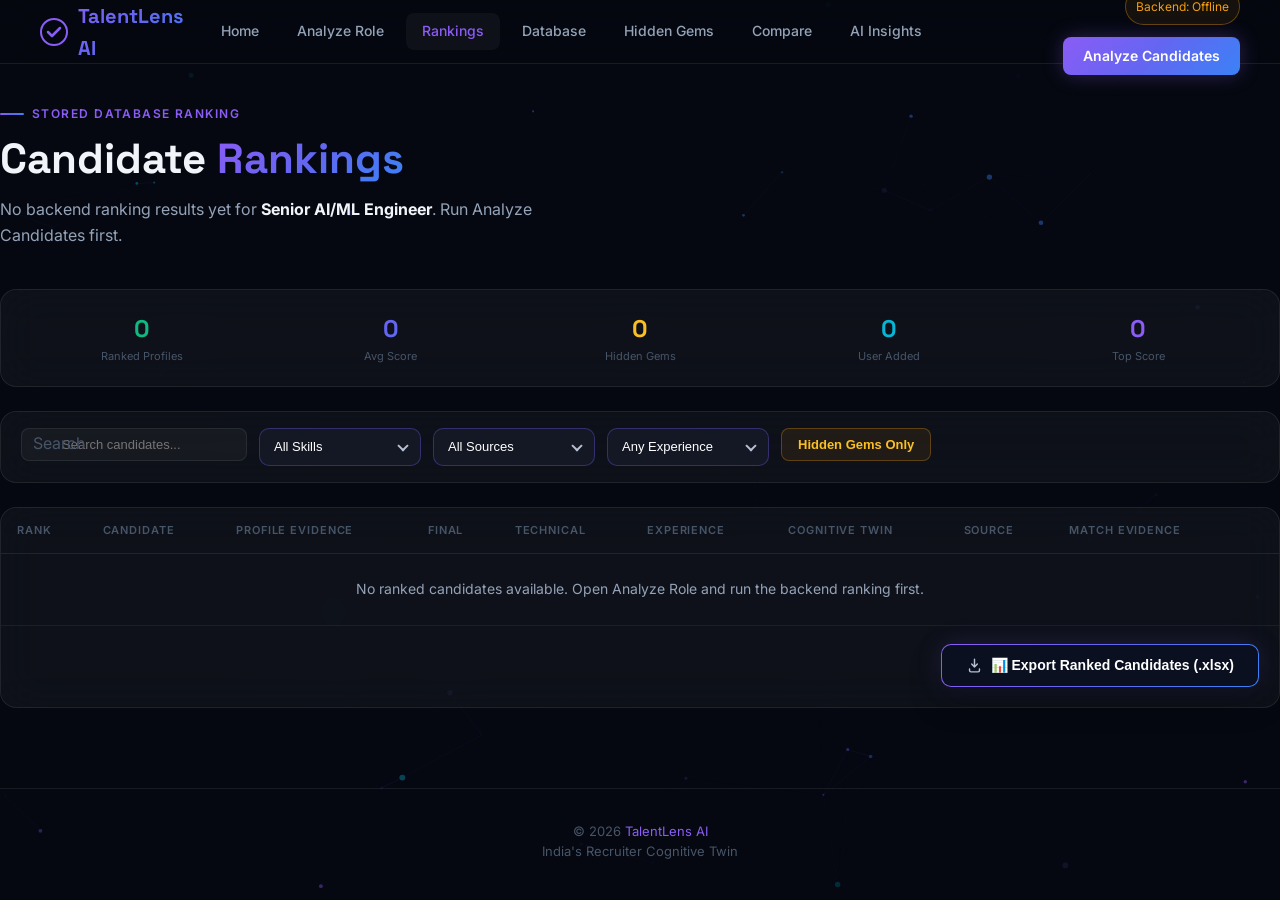
<file: frontend/dashboard.html>
<!DOCTYPE html>
<html lang="en">
<head>
<meta charset="UTF-8"/>
<meta name="viewport" content="width=device-width,initial-scale=1.0"/>
<title>Candidate Rankings - TalentLens AI</title>
<meta name="description" content="AI-ranked candidates from the stored TalentLens database."/>
<link rel="stylesheet" href="styles.css?v=ranking-export"/>
<style>
.rank-page { padding: 40px 0 80px; }
.summary-bar { display:flex; gap:16px; flex-wrap:wrap; padding:20px 24px; margin-bottom:24px; }
.summary-item { text-align:center; flex:1; min-width:100px; }
.summary-item .s-val { font-family:'Space Grotesk',sans-serif; font-size:24px; font-weight:700; }
.summary-item .s-lab { font-size:11px; color:var(--text-muted); }
.score-pill { display:inline-flex; padding:4px 10px; border-radius:8px; font-size:13px; font-weight:800; font-family:'Space Grotesk',sans-serif; }
.score-pill.high { background:rgba(16,185,129,.15); color:var(--green); }
.score-pill.mid { background:rgba(99,102,241,.15); color:#a5b4fc; }
.score-pill.low { background:rgba(245,158,11,.15); color:var(--amber); }
.rank-badge { width:32px;height:32px;border-radius:50%;display:flex;align-items:center;justify-content:center;font-size:13px;font-weight:800;font-family:'Space Grotesk',sans-serif;background:rgba(255,255,255,.08);color:var(--text-secondary); }
.rank-badge.top { background:linear-gradient(135deg,#f59e0b,#d97706); color:#1a0f00; }
.table-wrapper { overflow-x:auto; }
.filter-toggle-gem { padding:8px 16px;border-radius:8px;border:1px solid rgba(245,158,11,.3);background:rgba(245,158,11,.08);color:#fbbf24;font-size:13px;font-weight:600;cursor:pointer; }
.filter-toggle-gem.active { background:rgba(245,158,11,.18); }
.sidebar-overlay { position:fixed;inset:0;background:rgba(0,0,0,.7);z-index:900;display:none;backdrop-filter:blur(4px); }
.sidebar-overlay.open { display:flex;justify-content:flex-end; }
.detail-sidebar { width:460px;max-width:100%;height:100%;overflow-y:auto;background:#0d1224;border-left:1px solid var(--border);padding:32px 28px; }
.sidebar-close { width:36px;height:36px;border-radius:8px;border:1px solid var(--border);background:var(--bg-card);color:var(--text-secondary);cursor:pointer;margin-bottom:24px; }
</style>
</head>
<body>
<canvas id="bgCanvas"></canvas>
<div class="page-overlay page-wrapper">
  <div id="navPlaceholder"></div>
  <main class="container rank-page">
    <div class="section-header animate-slide-up">
      <div class="section-label">Stored Database Ranking</div>
      <h1 class="section-title">Candidate <span>Rankings</span></h1>
      <p class="section-subtitle" id="dashboardSubtitle">AI-ranked candidates from the TalentLens database.</p>
    </div>

    <div class="glass summary-bar animate-slide-up delay-1">
      <div class="summary-item"><div class="s-val" id="sumTotal" style="color:var(--green)">0</div><div class="s-lab">Ranked Profiles</div></div>
      <div class="summary-item"><div class="s-val" id="sumAvg" style="background:var(--gradient-1);-webkit-background-clip:text;-webkit-text-fill-color:transparent;">0</div><div class="s-lab">Avg Score</div></div>
      <div class="summary-item"><div class="s-val" id="sumGems" style="color:#fbbf24">0</div><div class="s-lab">Hidden Gems</div></div>
      <div class="summary-item"><div class="s-val" id="sumUserAdded" style="color:var(--electric)">0</div><div class="s-lab">User Added</div></div>
      <div class="summary-item"><div class="s-val" id="sumTop" style="color:var(--purple)">0</div><div class="s-lab">Top Score</div></div>
    </div>

    <div class="glass filter-bar animate-slide-up delay-2">
      <div class="search-wrap"><span class="search-icon">Search</span><input type="text" id="searchInput" class="search-input" placeholder="Search candidates..." oninput="filterCandidates()"/></div>
      <select id="filterSkill" class="filter-select" data-custom-dropdown="Skills" onchange="filterCandidates()"></select>
      <select id="filterSource" class="filter-select" data-custom-dropdown="Source" onchange="filterCandidates()">
        <option value="">All Sources</option>
        <option value="Built-In">Built-In</option>
        <option value="User Added">User Added</option>
      </select>
      <select id="filterExp" class="filter-select" data-custom-dropdown="Experience" onchange="filterCandidates()">
        <option value="">Any Experience</option>
        <option value="0-4">0-4 years</option>
        <option value="4-7">4-7 years</option>
        <option value="7+">7+ years</option>
      </select>
      <button class="filter-toggle-gem" id="gemToggle" onclick="toggleGemFilter()">Hidden Gems Only</button>
    </div>

    <div class="glass animate-slide-up delay-3">
      <div class="table-wrapper">
        <table class="data-table">
          <thead>
            <tr>
              <th>Rank</th><th>Candidate</th><th>Profile Evidence</th><th>Final</th><th>Technical</th><th>Experience</th><th>Cognitive Twin</th><th>Source</th><th>Match Evidence</th><th></th>
            </tr>
          </thead>
          <tbody id="candidateTableBody"></tbody>
        </table>
      </div>
      <div class="ranking-export-actions">
        <button type="button" id="exportRankingsBtn" class="btn export-ranked-btn" onclick="handleRankingsExport()">
          <span class="export-download-icon" aria-hidden="true">
            <svg width="17" height="17" viewBox="0 0 24 24" fill="none">
              <path d="M12 3v11m0 0 4-4m-4 4-4-4" stroke="currentColor" stroke-width="2" stroke-linecap="round" stroke-linejoin="round"/>
              <path d="M5 17v2a2 2 0 0 0 2 2h10a2 2 0 0 0 2-2v-2" stroke="currentColor" stroke-width="2" stroke-linecap="round"/>
            </svg>
          </span>
          <span class="export-spinner" aria-hidden="true"></span>
          <span class="export-button-label">📊 Export Ranked Candidates (.xlsx)</span>
        </button>
      </div>
    </div>
  </main>
  <div id="footerPlaceholder"></div>
</div>

<div class="sidebar-overlay" id="sidebarOverlay" onclick="closeSidebar(event)">
  <div class="detail-sidebar">
    <button class="sidebar-close" onclick="document.getElementById('sidebarOverlay').classList.remove('open')">x</button>
    <div id="sidebarContent"></div>
  </div>
</div>

<script src="app.js"></script>
<script>
document.getElementById('navPlaceholder').innerHTML = buildNav('dashboard.html');
document.getElementById('footerPlaceholder').innerHTML = buildFooter();
initNetworkCanvas();

let gemOnly = false;
let activeRankings = getRankedCandidatesForActiveSearch();
let sheetJsLoadPromise = null;

const SHEETJS_EXPORT_URLS = [
  'https://cdn.jsdelivr.net/npm/xlsx-js-style@1.2.0/dist/xlsx.bundle.min.js',
  'https://cdnjs.cloudflare.com/ajax/libs/xlsx/0.18.5/xlsx.full.min.js'
];
const RANKING_EXPORT_COLUMNS = [
  'Rank',
  'Candidate ID',
  'Candidate Name',
  'Current Role',
  'Experience',
  'Final Score',
  'Technical Score',
  'Experience Score',
  'Semantic Score',
  'Cognitive Twin Score',
  'Hidden Gem Score',
  'Hidden Gem Flag',
  'Authenticity Risk',
  'Missing Skills',
  'Strengths',
  'Weaknesses',
  'Recommendation',
  'Why Ranked'
];

function scorePill(score) {
  const cls = score >= 88 ? 'high' : score >= 75 ? 'mid' : 'low';
  return `<span class="score-pill ${cls}">${score}</span>`;
}

function updateSummary(data) {
  const search = getTalentSearch();
  document.getElementById('dashboardSubtitle').innerHTML = data.length
    ? `Ranking <strong style="color:var(--text-primary)">${search.title || 'Selected Role'}</strong> from backend-ranked TalentLens candidates.`
    : `No backend ranking results yet for <strong style="color:var(--text-primary)">${search.title || 'Selected Role'}</strong>. Run Analyze Candidates first.`;
  document.getElementById('sumTotal').textContent = data.length;
  document.getElementById('sumAvg').textContent = data.length ? (data.reduce((s,c)=>s+c.finalScore,0)/data.length).toFixed(1) : '0';
  document.getElementById('sumGems').textContent = data.filter(c => c.hiddenGem).length;
  document.getElementById('sumUserAdded').textContent = data.filter(c => c.source === 'User Added').length;
  document.getElementById('sumTop').textContent = data[0]?.finalScore || 0;
}

function populateSkillFilter() {
  const skills = [...new Set(activeRankings.flatMap(c => c.skills || []))].sort();
  document.getElementById('filterSkill').innerHTML = `<option value="">All Skills</option>` + skills.map(s => `<option>${s}</option>`).join('');
}

function initCustomFilterDropdowns() {
  ['filterSkill', 'filterSource', 'filterExp'].forEach(createOrRefreshCustomFilterDropdown);
  if (window.__talentlensFilterDropdownsBound) return;
  document.addEventListener('click', event => {
    if (!event.target.closest('.custom-filter-dropdown')) closeCustomFilterDropdowns();
  });
  document.addEventListener('keydown', event => {
    if (event.key === 'Escape') closeCustomFilterDropdowns(true);
  });
  window.__talentlensFilterDropdownsBound = true;
}

function createOrRefreshCustomFilterDropdown(selectId) {
  const select = document.getElementById(selectId);
  if (!select) return;

  select.classList.add('is-native-hidden');
  select.setAttribute('aria-hidden', 'true');
  select.tabIndex = -1;

  let dropdown = document.querySelector(`[data-filter-dropdown-for="${selectId}"]`);
  if (!dropdown) {
    dropdown = document.createElement('div');
    dropdown.className = 'custom-filter-dropdown';
    dropdown.dataset.filterDropdownFor = selectId;
    select.insertAdjacentElement('afterend', dropdown);
  }

  const buttonId = `${selectId}CustomButton`;
  const menuId = `${selectId}CustomMenu`;
  const selectedOption = select.options[select.selectedIndex] || select.options[0];
  const selectedLabel = selectedOption ? selectedOption.textContent : select.dataset.customDropdown || 'Filter';
  const options = Array.from(select.options);

  dropdown.innerHTML = `
    <button type="button" class="custom-filter-button" id="${buttonId}" aria-haspopup="listbox" aria-expanded="false" aria-controls="${menuId}">
      <span class="custom-filter-label">${escapeFilterDropdownText(selectedLabel)}</span>
    </button>
    <div class="custom-filter-menu" id="${menuId}" role="listbox" aria-labelledby="${buttonId}">
      ${options.map((option, index) => `
        <button type="button"
          class="custom-filter-option${option.value === select.value ? ' is-selected' : ''}"
          role="option"
          aria-selected="${option.value === select.value ? 'true' : 'false'}"
          data-value="${escapeFilterDropdownAttribute(option.value)}"
          data-index="${index}"
          tabindex="-1">${escapeFilterDropdownText(option.textContent)}</button>
      `).join('')}
    </div>
  `;

  const button = dropdown.querySelector('.custom-filter-button');
  const optionButtons = dropdown.querySelectorAll('.custom-filter-option');
  button.addEventListener('click', event => {
    event.stopPropagation();
    toggleCustomFilterDropdown(dropdown, false);
  });
  button.addEventListener('keydown', event => handleCustomFilterButtonKeydown(event, dropdown));
  optionButtons.forEach(optionButton => {
    optionButton.addEventListener('click', event => {
      event.stopPropagation();
      selectCustomFilterOption(dropdown, optionButton);
    });
    optionButton.addEventListener('keydown', event => handleCustomFilterOptionKeydown(event, dropdown));
  });

  if (!select.dataset.customDropdownBound) {
    select.addEventListener('change', () => createOrRefreshCustomFilterDropdown(selectId));
    select.dataset.customDropdownBound = 'true';
  }
}

function toggleCustomFilterDropdown(dropdown, focusSelected) {
  if (dropdown.classList.contains('is-open')) {
    closeCustomFilterDropdown(dropdown, false);
    return;
  }
  openCustomFilterDropdown(dropdown, focusSelected);
}

function openCustomFilterDropdown(dropdown, focusSelected = false) {
  closeCustomFilterDropdowns();
  dropdown.classList.add('is-open');
  dropdown.querySelector('.custom-filter-button').setAttribute('aria-expanded', 'true');
  if (focusSelected) {
    const selected = dropdown.querySelector('.custom-filter-option.is-selected') || dropdown.querySelector('.custom-filter-option');
    if (selected) selected.focus();
  }
}

function closeCustomFilterDropdown(dropdown, returnFocus = false) {
  if (!dropdown) return;
  dropdown.classList.remove('is-open');
  const button = dropdown.querySelector('.custom-filter-button');
  if (button) {
    button.setAttribute('aria-expanded', 'false');
    if (returnFocus) button.focus();
  }
}

function closeCustomFilterDropdowns(returnFocus = false) {
  document.querySelectorAll('.custom-filter-dropdown.is-open').forEach(dropdown => {
    closeCustomFilterDropdown(dropdown, returnFocus);
  });
}

function selectCustomFilterOption(dropdown, optionButton) {
  const select = document.getElementById(dropdown.dataset.filterDropdownFor);
  if (!select) return;
  select.value = optionButton.dataset.value || '';
  select.dispatchEvent(new Event('change', { bubbles: true }));
  closeCustomFilterDropdown(dropdown, true);
}

function handleCustomFilterButtonKeydown(event, dropdown) {
  if (!['Enter', ' ', 'ArrowDown', 'ArrowUp'].includes(event.key)) return;
  event.preventDefault();
  openCustomFilterDropdown(dropdown, true);
  if (event.key === 'ArrowUp') {
    const options = Array.from(dropdown.querySelectorAll('.custom-filter-option'));
    const target = options[options.length - 1];
    if (target) target.focus();
  }
}

function handleCustomFilterOptionKeydown(event, dropdown) {
  const options = Array.from(dropdown.querySelectorAll('.custom-filter-option'));
  const currentIndex = options.indexOf(document.activeElement);
  if (event.key === 'ArrowDown') {
    event.preventDefault();
    options[(currentIndex + 1) % options.length]?.focus();
  } else if (event.key === 'ArrowUp') {
    event.preventDefault();
    options[(currentIndex - 1 + options.length) % options.length]?.focus();
  } else if (event.key === 'Home') {
    event.preventDefault();
    options[0]?.focus();
  } else if (event.key === 'End') {
    event.preventDefault();
    options[options.length - 1]?.focus();
  } else if (event.key === 'Enter' || event.key === ' ') {
    event.preventDefault();
    selectCustomFilterOption(dropdown, document.activeElement);
  } else if (event.key === 'Escape') {
    event.preventDefault();
    closeCustomFilterDropdown(dropdown, true);
  }
}

function escapeFilterDropdownText(value) {
  return String(value || '').replace(/[&<>"']/g, char => ({
    '&': '&amp;',
    '<': '&lt;',
    '>': '&gt;',
    '"': '&quot;',
    "'": '&#39;'
  })[char]);
}

function escapeFilterDropdownAttribute(value) {
  return escapeFilterDropdownText(value).replace(/`/g, '&#96;');
}

async function handleRankingsExport() {
  const rankings = getRankingsForExport();
  if (!rankings.length) {
    showTalentLensToast('No ranking results available.\nPlease analyze candidates first.', 'warning');
    return;
  }

  setRankingsExportLoading(true);
  try {
    await waitForExportFrame();
    await ensureSheetJsAvailable();
    const workbook = await createRankingsWorkbook(rankings);
    const filename = `TalentLens_AI_Ranked_Candidates_${getExportDateStamp()}.xlsx`;
    await waitForExportFrame();
    XLSX.writeFile(workbook, filename, { compression: true });
    showTalentLensToast('Ranked candidates exported successfully.', 'success');
  } catch (error) {
    console.error('TalentLens export failed:', error);
    showTalentLensToast('Unable to export ranked candidates. Please try again.', 'error');
  } finally {
    setRankingsExportLoading(false);
  }
}

function getRankingsForExport() {
  return Array.isArray(activeRankings) ? activeRankings : [];
}

function setRankingsExportLoading(isLoading) {
  const button = document.getElementById('exportRankingsBtn');
  if (!button) return;
  button.classList.toggle('is-loading', isLoading);
  button.disabled = isLoading;
  button.setAttribute('aria-busy', String(isLoading));
}

function ensureSheetJsAvailable() {
  if (window.XLSX && window.XLSX.utils && typeof window.XLSX.writeFile === 'function') {
    return Promise.resolve(window.XLSX);
  }
  if (sheetJsLoadPromise) return sheetJsLoadPromise;

  sheetJsLoadPromise = new Promise((resolve, reject) => {
    const existingScript = document.querySelector('script[data-talentlens-sheetjs]');
    if (existingScript) {
      existingScript.addEventListener('load', () => resolve(window.XLSX), { once: true });
      existingScript.addEventListener('error', () => reject(new Error('SheetJS failed to load.')), { once: true });
      return;
    }

    loadSheetJsScript(SHEETJS_EXPORT_URLS, resolve, reject);
  });

  return sheetJsLoadPromise;
}

function loadSheetJsScript(urls, resolve, reject) {
  const [url, ...fallbackUrls] = urls;
  if (!url) {
    reject(new Error('SheetJS failed to load.'));
    return;
  }

  const script = document.createElement('script');
  script.src = url;
  script.async = true;
  script.dataset.talentlensSheetjs = 'true';
  script.onload = () => {
    if (window.XLSX && window.XLSX.utils && typeof window.XLSX.writeFile === 'function') {
      resolve(window.XLSX);
    } else {
      script.remove();
      loadSheetJsScript(fallbackUrls, resolve, reject);
    }
  };
  script.onerror = () => {
    script.remove();
    loadSheetJsScript(fallbackUrls, resolve, reject);
  };
  document.head.appendChild(script);
}

async function createRankingsWorkbook(candidates) {
  const rows = await buildRankingExportRows(candidates);
  const worksheetData = [
    ['TalentLens AI Ranked Candidate Output'],
    [],
    RANKING_EXPORT_COLUMNS,
    ...rows.map(row => RANKING_EXPORT_COLUMNS.map(column => row[column] ?? ''))
  ];
  const worksheet = XLSX.utils.aoa_to_sheet(worksheetData);
  const workbook = XLSX.utils.book_new();
  workbook.Props = {
    Title: 'TalentLens AI Ranked Candidate Output',
    Subject: 'Ranked candidate export',
    Author: 'TalentLens AI',
    CreatedDate: new Date()
  };

  applyRankingWorkbookFormatting(worksheet, worksheetData, rows.length);
  XLSX.utils.book_append_sheet(workbook, worksheet, 'TalentLens Rankings');
  const summaryWorksheet = createRankingsSummaryWorksheet(rows);
  XLSX.utils.book_append_sheet(workbook, summaryWorksheet, 'Summary');
  return workbook;
}

async function buildRankingExportRows(candidates) {
  const rows = [];
  for (let index = 0; index < candidates.length; index += 1) {
    rows.push(mapCandidateToExportRow(candidates[index], index));
    if (index > 0 && index % 200 === 0) await waitForExportFrame();
  }
  return rows;
}

function mapCandidateToExportRow(candidate, index) {
  const rank = index + 1;
  const missingSkills = getCandidateMissingSkillsForExport(candidate);
  const strengths = buildCandidateStrengthBullets(candidate, missingSkills);
  const weaknesses = buildCandidateWeaknessBullets(candidate, missingSkills);
  const recommendation = buildCandidateRecommendation(candidate, missingSkills);
  const whyRanked = buildCandidateWhyRanked(candidate, rank, missingSkills);

  return {
    'Rank': rank,
    'Candidate ID': getExportValue(candidate.candidate_id || candidate.candidateId || candidate.id),
    'Candidate Name': getExportValue(candidate.name || candidate.displayName || candidate.candidate_name),
    'Current Role': getExportValue(getCandidateHeadline(candidate) || candidate.role || candidate.profileLabel),
    'Experience': getExportValue(getCandidateExperienceSummary(candidate) || candidate.experienceSummary || candidate.experience),
    'Final Score': getExportNumber(candidate.finalScore ?? candidate.final_score),
    'Technical Score': getExportNumber(candidate.technicalScore ?? candidate.technical_fit_score ?? candidate.technical_score),
    'Experience Score': getExportNumber(candidate.experienceScore ?? candidate.experience_score),
    'Semantic Score': getExportNumber(candidate.semanticSimilarityScore ?? candidate.semantic_similarity_score),
    'Cognitive Twin Score': getExportNumber(candidate.cognitiveTwinScore ?? candidate.recruiter_cognitive_twin_score),
    'Hidden Gem Score': getExportNumber(candidate.hiddenGemScore ?? candidate.hidden_gem_score),
    'Hidden Gem Flag': candidate.hiddenGem || candidate.hidden_gem_flag ? 'Yes' : 'No',
    'Authenticity Risk': buildSafeAuthenticityRisk(candidate),
    'Missing Skills': formatMissingSkills(missingSkills, candidate),
    'Strengths': strengths,
    'Weaknesses': weaknesses,
    'Recommendation': recommendation,
    'Why Ranked': whyRanked
  };
}

function getCandidateMissingSkillsForExport(candidate) {
  const technicalMetadata = getBreakdownMetadata(candidate, 'technical');
  const fromBackend = normalizeExportList(technicalMetadata.missing_skills || technicalMetadata.missingSkills);
  if (fromBackend.length) return fromBackend;

  const required = extractRoleSkills(getTalentSearch()).map(skill => normalizeSkillForExport(skill));
  const candidateSkills = normalizeExportList(candidate.skills || []).map(skill => normalizeSkillForExport(skill));
  return required.filter(requiredSkill => !candidateSkills.some(skill => skillsOverlapForExport(skill, requiredSkill)));
}

function getCandidateMatchedSkillsForExport(candidate) {
  const technicalMetadata = getBreakdownMetadata(candidate, 'technical');
  const fromBackend = normalizeExportList(technicalMetadata.matched_skills || technicalMetadata.matchedSkills);
  if (fromBackend.length) return fromBackend;

  const required = extractRoleSkills(getTalentSearch()).map(skill => normalizeSkillForExport(skill));
  const candidateSkills = normalizeExportList(candidate.skills || []).map(skill => normalizeSkillForExport(skill));
  return required.filter(requiredSkill => candidateSkills.some(skill => skillsOverlapForExport(skill, requiredSkill)));
}

function buildCandidateStrengthBullets(candidate, missingSkills) {
  const bullets = [];
  const matched = getCandidateMatchedSkillsForExport(candidate);
  const role = getExportValue(getCandidateHeadline(candidate) || candidate.role || candidate.profileLabel);
  const semantic = getExportNumber(candidate.semanticSimilarityScore ?? candidate.semantic_similarity_score);
  const years = Number(candidate.experience || 0);
  const education = getExportValue(getCandidateEducationSummary(candidate) || candidate.education);
  const projects = normalizeExportList(candidate.projects || []);

  if (matched.length) bullets.push(`Strong match on ${formatSkillList(matched.slice(0, 3))}`);
  if (years >= 5) bullets.push(`${years.toFixed(1)} years of experience supports senior role readiness`);
  else if (years > 0) bullets.push(`${years.toFixed(1)} years of hands-on experience for focused recruiter review`);
  if (projects.length) bullets.push(`Project evidence supports ${formatSkillList(projects.slice(0, 1))}`);
  if (education && education !== 'Candidate Profile') bullets.push(`Education evidence: ${education}`);
  if (semantic >= 78) bullets.push(`High semantic match to the active role requirements`);
  if (candidate.hiddenGem || candidate.hidden_gem_flag) bullets.push(`Hidden-gem signal suggests growth potential`);
  if (role && !bullets.some(item => item.toLowerCase().includes('role'))) bullets.push(`Role alignment with ${role}`);

  return toBulletText(uniqueExportItems(bullets).slice(0, 3));
}

function buildCandidateWeaknessBullets(candidate, missingSkills) {
  const bullets = [];
  const search = getTalentSearch();
  const requiredYears = inferRequiredYearsForExport(search);
  const years = Number(candidate.experience || 0);
  const skillText = `${(candidate.skills || []).join(' ')} ${candidate.searchReason || ''}`.toLowerCase();

  if (missingSkills.length) bullets.push(`Limited evidence for ${formatSkillList(missingSkills.slice(0, 3))}`);
  if (requiredYears && years > 0 && years < requiredYears) bullets.push(`Experience appears below the ${requiredYears.toFixed(0)} year target`);
  if (/mlops|kubernetes|deployment|production|cloud/i.test(`${search.jd || ''} ${search.title || ''}`) && !/(mlops|kubernetes|docker|aws|gcp|azure|deployment|production)/i.test(skillText)) {
    bullets.push('Production deployment evidence could be stronger');
  }
  if (!normalizeExportList(candidate.projects || []).length && (candidate.finalScore || 0) < 85) bullets.push('Project detail is limited for deeper validation');
  if (!bullets.length) bullets.push('No major concerns; validate applied depth during recruiter screen');

  return toBulletText(uniqueExportItems(bullets).slice(0, 3));
}

function buildCandidateRecommendation(candidate, missingSkills) {
  const finalScore = Number(candidate.finalScore ?? candidate.final_score ?? 0);
  const risk = getExportRiskLevel(candidate);
  const matched = getCandidateMatchedSkillsForExport(candidate);
  const level = getRecommendationLevel(finalScore, risk, missingSkills.length);
  const evidence = [];

  if (matched.length) evidence.push(`${formatSkillList(matched.slice(0, 3))} fit`);
  if (Number(candidate.experience || 0) >= inferRequiredYearsForExport(getTalentSearch())) evidence.push('experience alignment');
  if ((candidate.semanticSimilarityScore ?? candidate.semantic_similarity_score ?? 0) >= 78) evidence.push('strong semantic match');
  if (!evidence.length && missingSkills.length) evidence.push(`needs validation on ${formatSkillList(missingSkills.slice(0, 2))}`);
  if (!evidence.length) evidence.push('useful adjacent profile evidence');

  return `${level} - ${sentenceCase(evidence.join(', '))}.`;
}

function getRecommendationLevel(finalScore, risk, missingCount) {
  if (finalScore >= 88 && risk !== 'HIGH' && missingCount <= 1) return 'Strong Shortlist';
  if (finalScore >= 78 && risk !== 'HIGH') return 'Shortlist';
  if (finalScore >= 66) return 'Consider';
  if (finalScore >= 55) return 'Backup Candidate';
  return 'Not Recommended';
}

function buildCandidateWhyRanked(candidate, rank, missingSkills) {
  const finalScore = getExportNumber(candidate.finalScore ?? candidate.final_score);
  const matched = getCandidateMatchedSkillsForExport(candidate);
  const strongest = matched.length
    ? `${formatSkillList(matched.slice(0, 3))} skill alignment`
    : getCandidateHeadline(candidate) || 'available profile evidence';
  const gap = missingSkills.length
    ? `The main gap is ${formatSkillList(missingSkills.slice(0, 3))}.`
    : 'No major required-skill gap is visible from the saved ranking evidence.';
  const rankReason = rank <= 3
    ? 'That rank is justified by stronger fit evidence than most candidates in this result set.'
    : 'That rank reflects useful fit signals with a few recruiter-validation gaps.';
  return sanitizeExportText(`Ranked #${rank} with a final score of ${formatScoreForText(finalScore)} due to ${strongest}. ${gap} ${rankReason}`);
}

function buildSafeAuthenticityRisk(candidate) {
  const risk = getExportRiskLevel(candidate);
  if (risk === 'LOW') return 'Low - profile evidence is well supported by available signals';
  if (risk === 'HIGH') return 'High - some claims require recruiter validation';
  return 'Medium - profile evidence is incomplete in some areas';
}

function getBreakdownMetadata(candidate, sectionName) {
  const breakdown = candidate.scoreBreakdown || candidate.score_breakdown || {};
  const section = breakdown[sectionName] || {};
  return section.metadata || {};
}

function normalizeExportList(value) {
  if (Array.isArray(value)) return value.map(item => String(item || '').trim()).filter(Boolean);
  if (value == null || value === '') return [];
  return String(value).split(/[,;|]/).map(item => item.trim()).filter(Boolean);
}

function normalizeSkillForExport(skill) {
  return String(skill || '').toLowerCase().replace(/[^a-z0-9+#. ]/g, '').replace(/\s+/g, ' ').trim();
}

function skillsOverlapForExport(left, right) {
  if (!left || !right) return false;
  return left === right || left.includes(right) || right.includes(left);
}

function formatSkillList(skills) {
  return normalizeExportList(skills)
    .map(skill => skill.replace(/\b\w/g, char => char.toUpperCase()).replace(/\bMl\b/g, 'ML').replace(/\bAi\b/g, 'AI').replace(/\bSql\b/g, 'SQL'))
    .join(', ');
}

function formatMissingSkills(missingSkills, candidate) {
  if (!missingSkills.length) return 'No major missing skills';
  const prefix = (candidate.finalScore || 0) >= 78 || missingSkills.length <= 2 ? 'Minor gaps' : 'Missing';
  return `${prefix}: ${formatSkillList(missingSkills.slice(0, 5))}`;
}

function toBulletText(items) {
  return uniqueExportItems(items).map(item => `• ${sanitizeExportText(item)}`).join('\n');
}

function uniqueExportItems(items) {
  const seen = new Set();
  return normalizeExportList(items).filter(item => {
    const key = item.toLowerCase();
    if (seen.has(key)) return false;
    seen.add(key);
    return true;
  });
}

function getExportRiskLevel(candidate) {
  const raw = String(candidate.riskLevel || candidate.risk_level || candidate.authenticityRisk || candidate.authenticity_risk || '').toUpperCase();
  if (raw.includes('HIGH')) return 'HIGH';
  if (raw.includes('LOW')) return 'LOW';
  return 'MEDIUM';
}

function inferRequiredYearsForExport(search) {
  const text = `${search?.title || ''} ${search?.role || ''} ${search?.jd || ''}`;
  const match = text.match(/(\d+(?:\.\d+)?)\s*\+?\s*(?:years|yrs|yr)/i);
  return match ? Number(match[1]) : 0;
}

function sentenceCase(text) {
  const clean = String(text || '').trim();
  if (!clean) return '';
  return clean.charAt(0).toUpperCase() + clean.slice(1);
}

function formatScoreForText(value) {
  const numberValue = Number(value);
  return Number.isFinite(numberValue) ? numberValue.toFixed(1) : '';
}

function sanitizeExportText(value) {
  return String(value || '')
    .replace(/phone is not verified/gi, 'limited contact evidence found')
    .replace(/email is not verified/gi, 'limited contact evidence found')
    .replace(/identity is not verified/gi, 'profile evidence is incomplete')
    .replace(/missing one or more trust verification signals/gi, 'profile evidence is incomplete')
    .replace(/profile text appears sparse or generic/gi, 'profile evidence is incomplete')
    .replace(/when the role benefits from/gi, 'for roles requiring')
    .replace(/\s+/g, ' ')
    .trim();
}

function getScoreBreakdownList(candidate, key) {
  const breakdown = candidate.scoreBreakdown || candidate.score_breakdown || {};
  const values = [];
  Object.values(breakdown).forEach(section => {
    if (section && Array.isArray(section[key])) values.push(...section[key]);
  });
  return values;
}

function applyRankingWorkbookFormatting(worksheet, worksheetData, candidateCount) {
  const range = XLSX.utils.decode_range(worksheet['!ref']);
  const titleRow = 0;
  const headerRow = 2;
  const firstDataRow = 3;
  const lastDataRow = firstDataRow + candidateCount - 1;
  const finalScoreColumn = RANKING_EXPORT_COLUMNS.indexOf('Final Score');
  const hiddenGemColumn = RANKING_EXPORT_COLUMNS.indexOf('Hidden Gem Flag');
  const centeredColumns = new Set([
    RANKING_EXPORT_COLUMNS.indexOf('Rank'),
    finalScoreColumn,
    RANKING_EXPORT_COLUMNS.indexOf('Technical Score'),
    RANKING_EXPORT_COLUMNS.indexOf('Experience Score'),
    RANKING_EXPORT_COLUMNS.indexOf('Semantic Score'),
    RANKING_EXPORT_COLUMNS.indexOf('Cognitive Twin Score'),
    RANKING_EXPORT_COLUMNS.indexOf('Hidden Gem Score'),
    hiddenGemColumn
  ]);

  worksheet['!merges'] = [{ s: { r: titleRow, c: 0 }, e: { r: titleRow, c: RANKING_EXPORT_COLUMNS.length - 1 } }];
  worksheet['!cols'] = getExportColumnWidths(worksheetData);
  worksheet['!rows'] = [
    { hpt: 28 },
    { hpt: 6 },
    { hpt: 24 },
    ...Array.from({ length: candidateCount }, () => ({ hpt: 78 }))
  ];
  worksheet['!autofilter'] = {
    ref: `A${headerRow + 1}:${XLSX.utils.encode_col(RANKING_EXPORT_COLUMNS.length - 1)}${Math.max(headerRow + 1, lastDataRow + 1)}`
  };
  worksheet['!freeze'] = { xSplit: 0, ySplit: 3, topLeftCell: 'A4', activePane: 'bottomLeft', state: 'frozen' };

  styleWorksheetCell(worksheet, titleRow, 0, {
    font: { bold: true, color: { rgb: 'FFFFFF' }, sz: 16 },
    fill: { patternType: 'solid', fgColor: { rgb: '141824' } },
    alignment: { horizontal: 'left', vertical: 'center' }
  });

  for (let columnIndex = 0; columnIndex <= range.e.c; columnIndex += 1) {
    styleWorksheetCell(worksheet, headerRow, columnIndex, {
      font: { bold: true, color: { rgb: 'FFFFFF' } },
      fill: { patternType: 'solid', fgColor: { rgb: '6C4DFF' } },
      alignment: { horizontal: 'center', vertical: 'center', wrapText: true },
      border: getExportBorderStyle()
    });
  }

  for (let rowIndex = firstDataRow; rowIndex <= lastDataRow; rowIndex += 1) {
    const isAlternate = (rowIndex - firstDataRow) % 2 === 1;
    for (let columnIndex = 0; columnIndex <= range.e.c; columnIndex += 1) {
      const cellRef = XLSX.utils.encode_cell({ r: rowIndex, c: columnIndex });
      const cell = worksheet[cellRef];
      if (!cell) continue;
      const baseFill = isAlternate ? 'F4F6FB' : 'FFFFFF';
      cell.s = {
        font: { color: { rgb: '172033' } },
        fill: { patternType: 'solid', fgColor: { rgb: baseFill } },
        alignment: {
          horizontal: centeredColumns.has(columnIndex) ? 'center' : 'left',
          vertical: 'top',
          wrapText: true
        },
        border: getExportBorderStyle()
      };

      if (centeredColumns.has(columnIndex) && typeof cell.v === 'number') {
        cell.z = '0.0';
      }
      if (columnIndex === finalScoreColumn) {
        cell.s.fill = { patternType: 'solid', fgColor: { rgb: getFinalScoreFill(cell.v) } };
        cell.s.font = { bold: true, color: { rgb: '172033' } };
      }
      if (columnIndex === hiddenGemColumn) {
        const isGem = String(cell.v || '').toLowerCase() === 'yes';
        cell.s.fill = { patternType: 'solid', fgColor: { rgb: isGem ? 'DDF8EA' : 'E7EAF0' } };
        cell.s.font = { bold: true, color: { rgb: isGem ? '047857' : '5B6472' } };
      }
    }
  }
}

function createRankingsSummaryWorksheet(rows) {
  const topCandidates = rows.slice(0, 5);
  const total = rows.length;
  const average = total
    ? rows.reduce((sum, row) => sum + (Number(row['Final Score']) || 0), 0) / total
    : 0;
  const hiddenGems = rows.filter(row => row['Hidden Gem Flag'] === 'Yes').length;
  const summaryData = [
    ['TalentLens AI Ranked Candidate Output - Summary'],
    [],
    ['Metric', 'Value'],
    ['Total candidates ranked', total],
    ['Top candidate', topCandidates[0]?.['Candidate Name'] || ''],
    ['Average final score', Number(average.toFixed(1))],
    ['Number of hidden gems', hiddenGems],
    ['Export generated date', getExportDateStamp()],
    [],
    ['Top 5 candidates', '', '', ''],
    ['Rank', 'Candidate Name', 'Final Score', 'Recommendation'],
    ...topCandidates.map(row => [row.Rank, row['Candidate Name'], row['Final Score'], row.Recommendation]),
    [],
    ['Scoring weights used', ''],
    ['Technical Fit', '34%'],
    ['Experience', '20%'],
    ['Behavioral Signals', '20%'],
    ['Authenticity', '15%'],
    ['Career Consistency', '11%'],
    ['Semantic Retrieval Blend', '15% semantic / 85% hybrid scoring']
  ];
  const worksheet = XLSX.utils.aoa_to_sheet(summaryData);
  const weightsRowIndex = 12 + topCandidates.length;
  worksheet['!merges'] = [
    { s: { r: 0, c: 0 }, e: { r: 0, c: 3 } },
    { s: { r: 9, c: 0 }, e: { r: 9, c: 3 } },
    { s: { r: weightsRowIndex, c: 0 }, e: { r: weightsRowIndex, c: 1 } }
  ];
  worksheet['!cols'] = [{ wch: 24 }, { wch: 34 }, { wch: 16 }, { wch: 64 }];
  worksheet['!rows'] = summaryData.map((_row, index) => ({ hpt: index === 0 ? 30 : index >= 11 && index < 11 + topCandidates.length ? 38 : 24 }));

  const range = XLSX.utils.decode_range(worksheet['!ref']);
  for (let rowIndex = 0; rowIndex <= range.e.r; rowIndex += 1) {
    for (let columnIndex = 0; columnIndex <= range.e.c; columnIndex += 1) {
      const cellRef = XLSX.utils.encode_cell({ r: rowIndex, c: columnIndex });
      const cell = worksheet[cellRef];
      if (!cell) continue;
      const isSectionHeader = rowIndex === 0 || rowIndex === 9 || rowIndex === weightsRowIndex;
      const isTableHeader = rowIndex === 2 || rowIndex === 10;
      cell.s = {
        font: {
          bold: isSectionHeader || isTableHeader,
          color: { rgb: isSectionHeader || isTableHeader ? 'FFFFFF' : '172033' },
          sz: rowIndex === 0 ? 16 : 11
        },
        fill: {
          patternType: 'solid',
          fgColor: { rgb: isSectionHeader ? '141824' : isTableHeader ? '6C4DFF' : rowIndex % 2 ? 'F4F6FB' : 'FFFFFF' }
        },
        alignment: {
          horizontal: columnIndex === 2 || columnIndex === 0 && rowIndex >= 10 && rowIndex <= 15 ? 'center' : 'left',
          vertical: 'top',
          wrapText: true
        },
        border: getExportBorderStyle()
      };
      if (typeof cell.v === 'number') cell.z = '0.0';
    }
  }
  return worksheet;
}

function getExportColumnWidths(worksheetData) {
  return RANKING_EXPORT_COLUMNS.map((column, columnIndex) => {
    const maxLength = worksheetData.reduce((max, row) => {
      const value = row[columnIndex] == null ? '' : String(row[columnIndex]);
      return Math.max(max, value.length);
    }, column.length);
    if (columnIndex >= RANKING_EXPORT_COLUMNS.indexOf('Missing Skills')) {
      return { wch: Math.min(Math.max(maxLength + 2, 24), 48) };
    }
    return { wch: Math.min(Math.max(maxLength + 2, 12), 24) };
  });
}

function styleWorksheetCell(worksheet, rowIndex, columnIndex, style) {
  const cellRef = XLSX.utils.encode_cell({ r: rowIndex, c: columnIndex });
  if (!worksheet[cellRef]) worksheet[cellRef] = { t: 's', v: '' };
  worksheet[cellRef].s = style;
}

function getExportBorderStyle() {
  return {
    top: { style: 'thin', color: { rgb: 'D9DDEA' } },
    right: { style: 'thin', color: { rgb: 'D9DDEA' } },
    bottom: { style: 'thin', color: { rgb: 'D9DDEA' } },
    left: { style: 'thin', color: { rgb: 'D9DDEA' } }
  };
}

function getFinalScoreFill(value) {
  const score = Number(value);
  if (score >= 88) return 'CFF7DF';
  if (score >= 75) return 'E4DEFF';
  if (score > 0) return 'FFF1C7';
  return 'F0F2F6';
}

function getExportDateStamp() {
  return new Date().toISOString().slice(0, 10);
}

function getExportValue(value) {
  if (value == null) return '';
  return String(value).trim();
}

function getExportNumber(value) {
  if (value == null || value === '') return '';
  const numberValue = Number(value);
  return Number.isFinite(numberValue) ? Number(numberValue.toFixed(1)) : '';
}

function joinExportList(value) {
  if (Array.isArray(value)) {
    return value.map(item => String(item || '').trim()).filter(Boolean).join(', ');
  }
  if (value == null) return '';
  return String(value).trim();
}

function waitForExportFrame() {
  return new Promise(resolve => {
    if (window.requestIdleCallback) {
      window.requestIdleCallback(() => resolve(), { timeout: 120 });
    } else if (window.requestAnimationFrame) {
      window.requestAnimationFrame(() => resolve());
    } else {
      setTimeout(resolve, 0);
    }
  });
}

function showTalentLensToast(message, type = 'info') {
  let region = document.getElementById('talentToastRegion');
  if (!region) {
    region = document.createElement('div');
    region.id = 'talentToastRegion';
    region.className = 'talent-toast-region';
    region.setAttribute('aria-live', 'polite');
    document.body.appendChild(region);
  }

  const toast = document.createElement('div');
  toast.className = `talent-toast talent-toast-${type}`;
  toast.textContent = String(message || '');
  region.appendChild(toast);
  requestAnimationFrame(() => toast.classList.add('is-visible'));
  setTimeout(() => {
    toast.classList.remove('is-visible');
    setTimeout(() => toast.remove(), 180);
  }, 3600);
}

function renderTable(data) {
  const tbody = document.getElementById('candidateTableBody');
  if (!data.length) {
    tbody.innerHTML = `<tr><td colspan="10" style="padding:24px;color:var(--text-secondary);text-align:center;">No ranked candidates available. Open Analyze Role and run the backend ranking first.</td></tr>`;
    updateSummary(data);
    return;
  }
  tbody.innerHTML = data.map((c, i) => `
    <tr>
      <td><div class="rank-badge ${i === 0 ? 'top' : ''}">${i + 1}</div></td>
      <td>
        <div style="display:flex;align-items:center;gap:12px;">
          <div class="avatar avatar-sm" style="background:${c.gradient};">${c.initials}</div>
          <div>
            <div style="font-weight:700;">${c.name} ${c.hiddenGem ? '<span class="gem-badge" style="font-size:10px;padding:3px 8px;">Gem</span>' : ''}</div>
            <div style="font-size:12px;color:var(--text-muted);">${getCandidateHeadline(c)} · ${c.location}</div>
          </div>
        </div>
      </td>
      <td>
        <div style="font-size:12px;color:var(--text-secondary);line-height:1.6;">
          <strong style="color:var(--text-primary);">${getCandidateEducationSummary(c) || 'Candidate Profile'}</strong><br/>
          ${getCandidateExperienceSummary(c)}<br/>
          ${(c.skills || []).slice(0,4).map(skill => `<span class="tag tag-skill">${skill}</span>`).join('')}
        </div>
      </td>
      <td>${scorePill(c.finalScore)}</td>
      <td>${scorePill(c.technicalScore)}</td>
      <td>${scorePill(c.experienceScore)}</td>
      <td>${scorePill(c.cognitiveTwinScore)}</td>
      <td><span class="badge ${c.source === 'User Added' ? 'badge-electric' : 'badge-blue'}">${c.source}</span></td>
      <td style="color:var(--text-secondary);font-size:13px;">${c.searchReason}</td>
      <td><button class="btn btn-secondary btn-sm" onclick="openSidebar('${c.id}')">View Card</button></td>
    </tr>
  `).join('');
  updateSummary(data);
}

function filterCandidates() {
  const q = document.getElementById('searchInput').value.toLowerCase();
  const skill = document.getElementById('filterSkill').value;
  const source = document.getElementById('filterSource').value;
  const expRange = document.getElementById('filterExp').value;
  let data = [...activeRankings];
  if (q) data = data.filter(c => `${c.name} ${getCandidateHeadline(c)} ${c.company}`.toLowerCase().includes(q));
  if (skill) data = data.filter(c => c.skills.includes(skill));
  if (source) data = data.filter(c => c.source === source);
  if (expRange === '0-4') data = data.filter(c => c.experience <= 4);
  if (expRange === '4-7') data = data.filter(c => c.experience > 4 && c.experience <= 7);
  if (expRange === '7+') data = data.filter(c => c.experience > 7);
  if (gemOnly) data = data.filter(c => c.hiddenGem);
  renderTable(data);
}

function toggleGemFilter() {
  gemOnly = !gemOnly;
  document.getElementById('gemToggle').classList.toggle('active', gemOnly);
  filterCandidates();
}

function openSidebar(id) {
  const c = activeRankings.find(x => String(x.id) === String(id));
  if (!c) return;
  document.getElementById('sidebarContent').innerHTML = `
    <div style="display:flex;align-items:center;gap:16px;margin-bottom:20px;">
      <div class="avatar avatar-lg" style="background:${c.gradient};">${c.initials}</div>
      <div>
        <div style="font-family:'Space Grotesk',sans-serif;font-size:22px;font-weight:800;">${c.name}</div>
        <div style="color:var(--text-muted);font-size:14px;">${getCandidateHeadline(c)}</div>
        <div style="margin-top:8px;"><span class="badge ${c.source === 'User Added' ? 'badge-electric' : 'badge-blue'}">${c.source}</span></div>
      </div>
    </div>
    <div class="grid-2" style="gap:12px;margin-bottom:18px;">
      <div class="glass stat-card"><div class="stat-label">Final</div><div class="stat-value">${c.finalScore}</div></div>
      <div class="glass stat-card"><div class="stat-label">Twin</div><div class="stat-value">${c.cognitiveTwinScore}</div></div>
    </div>
    <div class="field-label" style="font-size:12px;color:var(--text-muted);text-transform:uppercase;margin-bottom:8px;">Matched skills</div>
    <div style="margin-bottom:18px;">${(c.matchedSkills || []).map(s => `<span class="tag tag-skill">${s}</span>`).join('') || '<span class="tag tag-exp">Adjacent match</span>'}</div>
    <div class="field-label" style="font-size:12px;color:var(--text-muted);text-transform:uppercase;margin-bottom:8px;">Extracted profile</div>
    <div style="color:var(--text-secondary);font-size:14px;line-height:1.7;margin-bottom:18px;">
      Education: ${getCandidateEducationSummary(c) || 'Candidate Profile'}<br/>
      College: ${c.college || ''}<br/>
      Experience: ${getCandidateExperienceSummary(c)}<br/>
      Skills: ${(c.skills || []).join(', ')}
    </div>
    <div class="divider"></div>
    <p style="color:var(--text-secondary);font-size:14px;line-height:1.7;">${c.whyRanked}</p>
    <p style="color:var(--text-secondary);font-size:14px;line-height:1.7;margin-top:12px;">${c.recruiterReasoning}</p>
  `;
  document.getElementById('sidebarOverlay').classList.add('open');
}

function closeSidebar(event) {
  if (event.target === document.getElementById('sidebarOverlay')) document.getElementById('sidebarOverlay').classList.remove('open');
}

populateSkillFilter();
initCustomFilterDropdowns();
renderTable(activeRankings);
</script>
</body>
</html>
</file>
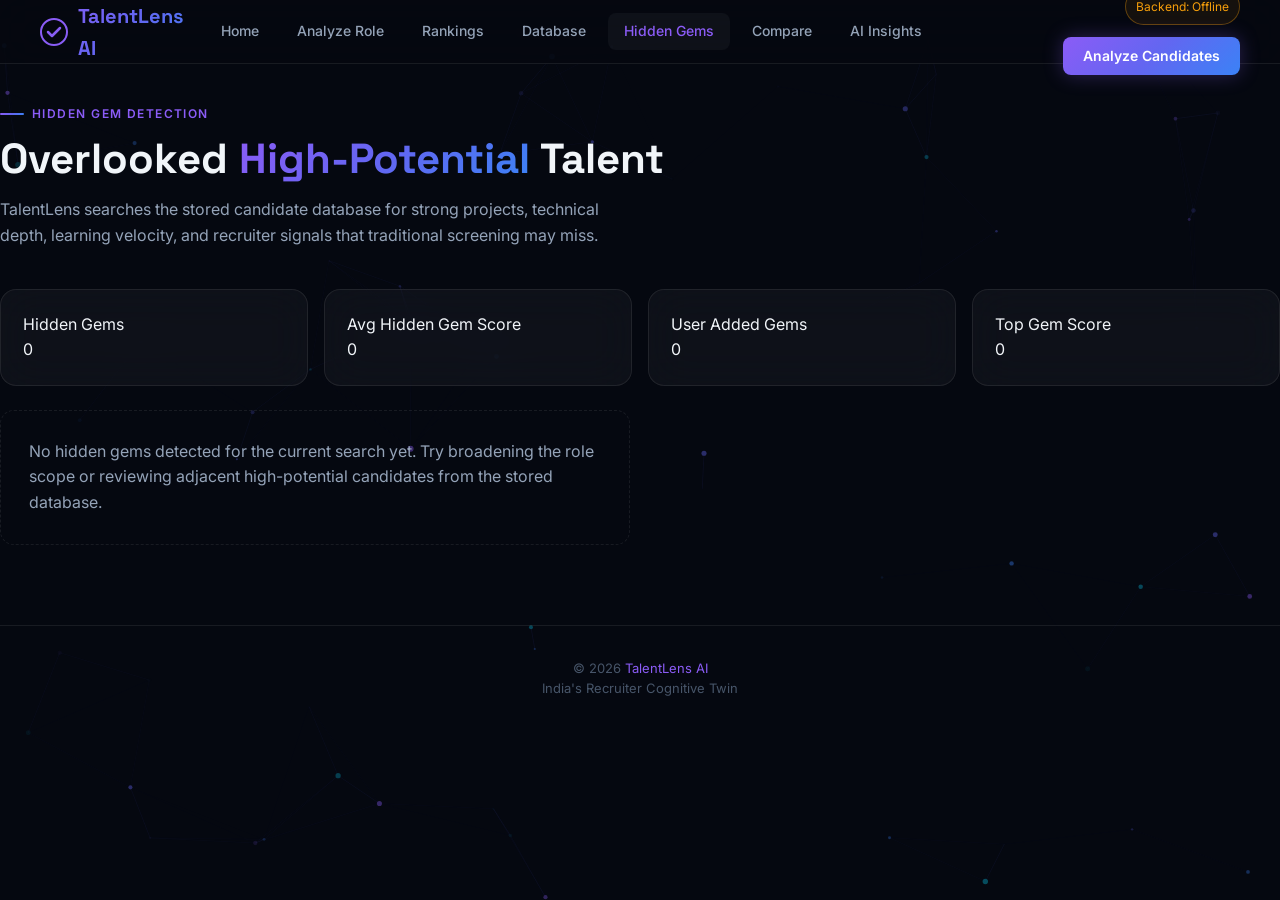
<file: frontend/hidden-gems.html>
<!DOCTYPE html>
<html lang="en">
<head>
<meta charset="UTF-8"/>
<meta name="viewport" content="width=device-width,initial-scale=1.0"/>
<title>Hidden Gems - TalentLens AI</title>
<meta name="description" content="Hidden gem candidates detected from the stored TalentLens candidate database."/>
<link rel="stylesheet" href="styles.css"/>
<style>
.gems-page { padding:40px 0 80px; }
.gem-grid { display:grid; grid-template-columns:repeat(2, minmax(0,1fr)); gap:20px; }
.gem-card { padding:24px; display:flex; flex-direction:column; gap:18px; }
.gem-head { display:flex; gap:14px; align-items:center; }
.gem-score-row { display:grid; grid-template-columns:repeat(4,1fr); gap:12px; }
.gem-score { padding:14px; border:1px solid var(--border); border-radius:12px; background:rgba(255,255,255,.035); }
.gem-score .label { color:var(--text-muted); font-size:11px; text-transform:uppercase; letter-spacing:.06em; margin-bottom:4px; }
.gem-score .value { font-family:'Space Grotesk',sans-serif; font-size:24px; font-weight:800; }
.reason-box { border-left:3px solid var(--cyan); padding:12px 14px; background:rgba(6,182,212,.08); border-radius:0 10px 10px 0; color:var(--text-secondary); font-size:14px; line-height:1.65; }
.empty-gems { padding:28px; color:var(--text-secondary); border:1px dashed var(--border); border-radius:14px; }
@media(max-width:900px){ .gem-grid,.gem-score-row{ grid-template-columns:1fr; } }
</style>
</head>
<body>
<canvas id="bgCanvas"></canvas>
<div class="page-overlay page-wrapper">
  <div id="navPlaceholder"></div>
  <main class="container gems-page">
    <div class="section-header">
      <div class="section-label">Hidden Gem Detection</div>
      <h1 class="section-title">Overlooked <span>High-Potential</span> Talent</h1>
      <p class="section-subtitle">TalentLens searches the stored candidate database for strong projects, technical depth, learning velocity, and recruiter signals that traditional screening may miss.</p>
    </div>

    <section class="summary-bar" style="display:grid;grid-template-columns:repeat(4,1fr);gap:16px;margin-bottom:24px;">
      <div class="glass" style="padding:22px;"><div class="stat-label">Hidden Gems</div><div class="stat-value" id="gemCount">0</div></div>
      <div class="glass" style="padding:22px;"><div class="stat-label">Avg Hidden Gem Score</div><div class="stat-value" id="avgGemScore">0</div></div>
      <div class="glass" style="padding:22px;"><div class="stat-label">User Added Gems</div><div class="stat-value" id="userGemCount">0</div></div>
      <div class="glass" style="padding:22px;"><div class="stat-label">Top Gem Score</div><div class="stat-value" id="topGemScore">0</div></div>
    </section>

    <section id="gemGrid" class="gem-grid"></section>
  </main>
  <div id="footerPlaceholder"></div>
</div>

<script src="app.js"></script>
<script>
document.getElementById('navPlaceholder').innerHTML = buildNav('hidden-gems.html');
document.getElementById('footerPlaceholder').innerHTML = buildFooter();
initNetworkCanvas();

function renderHiddenGems() {
  const ranked = getRankedCandidatesForActiveSearch();
  const gems = ranked
    .map(c => ({ ...c, hiddenGemScore: getHiddenGemScore(c), hiringConfidence: getHiringConfidence(c) }))
    .filter(c => c.hiddenGem || c.hiddenGemScore >= 84)
    .sort((a,b) => b.hiddenGemScore - a.hiddenGemScore || b.finalScore - a.finalScore);

  document.getElementById('gemCount').textContent = gems.length;
  document.getElementById('avgGemScore').textContent = gems.length ? Math.round(gems.reduce((sum,c) => sum + c.hiddenGemScore, 0) / gems.length) : 0;
  document.getElementById('userGemCount').textContent = gems.filter(c => c.source === 'User Added').length;
  document.getElementById('topGemScore').textContent = gems[0]?.hiddenGemScore || 0;

  document.getElementById('gemGrid').innerHTML = gems.length ? gems.map(c => `
    <article class="glass gem-card">
      <div class="gem-head">
        <div class="avatar avatar-md" style="background:${c.gradient};">${c.initials}</div>
        <div style="flex:1;">
          <div style="font-family:'Space Grotesk',sans-serif;font-size:20px;font-weight:800;">${c.name}</div>
          <div style="color:var(--text-muted);font-size:13px;">${getCandidateHeadline(c)} · ${c.source || 'Built-In'}</div>
        </div>
        <span class="gem-badge">Hidden Gem</span>
      </div>
      <div class="gem-score-row">
        <div class="gem-score"><div class="label">Hidden Gem</div><div class="value" style="color:${getScoreColor(c.hiddenGemScore)};">${c.hiddenGemScore}</div></div>
        <div class="gem-score"><div class="label">Cognitive Twin</div><div class="value">${c.cognitiveTwinScore}</div></div>
        <div class="gem-score"><div class="label">Hiring Confidence</div><div class="value">${c.hiringConfidence}</div></div>
        <div class="gem-score"><div class="label">Career Potential</div><div class="value">${c.growthPotential}</div></div>
      </div>
      <div>
        ${(c.skills || []).slice(0,7).map(skill => `<span class="tag tag-skill">${skill}</span>`).join('')}
      </div>
      <div class="reason-box"><strong>Why traditional screening might miss this candidate:</strong> ${getHiddenGemReason(c)}</div>
      <div class="reason-box" style="border-left-color:var(--purple);background:rgba(139,92,246,.08);"><strong>Recruiter reasoning:</strong> ${c.recruiterReasoning}</div>
      <div class="reason-box" style="border-left-color:var(--green);background:rgba(16,185,129,.08);"><strong>Recruiter recommendation:</strong> ${getRecruiterDecision(c)} with ${getConfidenceLevel(c.hiringConfidence)} hiring confidence. ${getExecutiveSummary(c)}</div>
      <a href="candidate-card.html?id=${c.id}" class="btn btn-secondary">Open Intelligence Card</a>
    </article>
  `).join('') : '<div class="empty-gems">No hidden gems detected for the current search yet. Try broadening the role scope or reviewing adjacent high-potential candidates from the stored database.</div>';
}

renderHiddenGems();
</script>
</body>
</html>
</file>
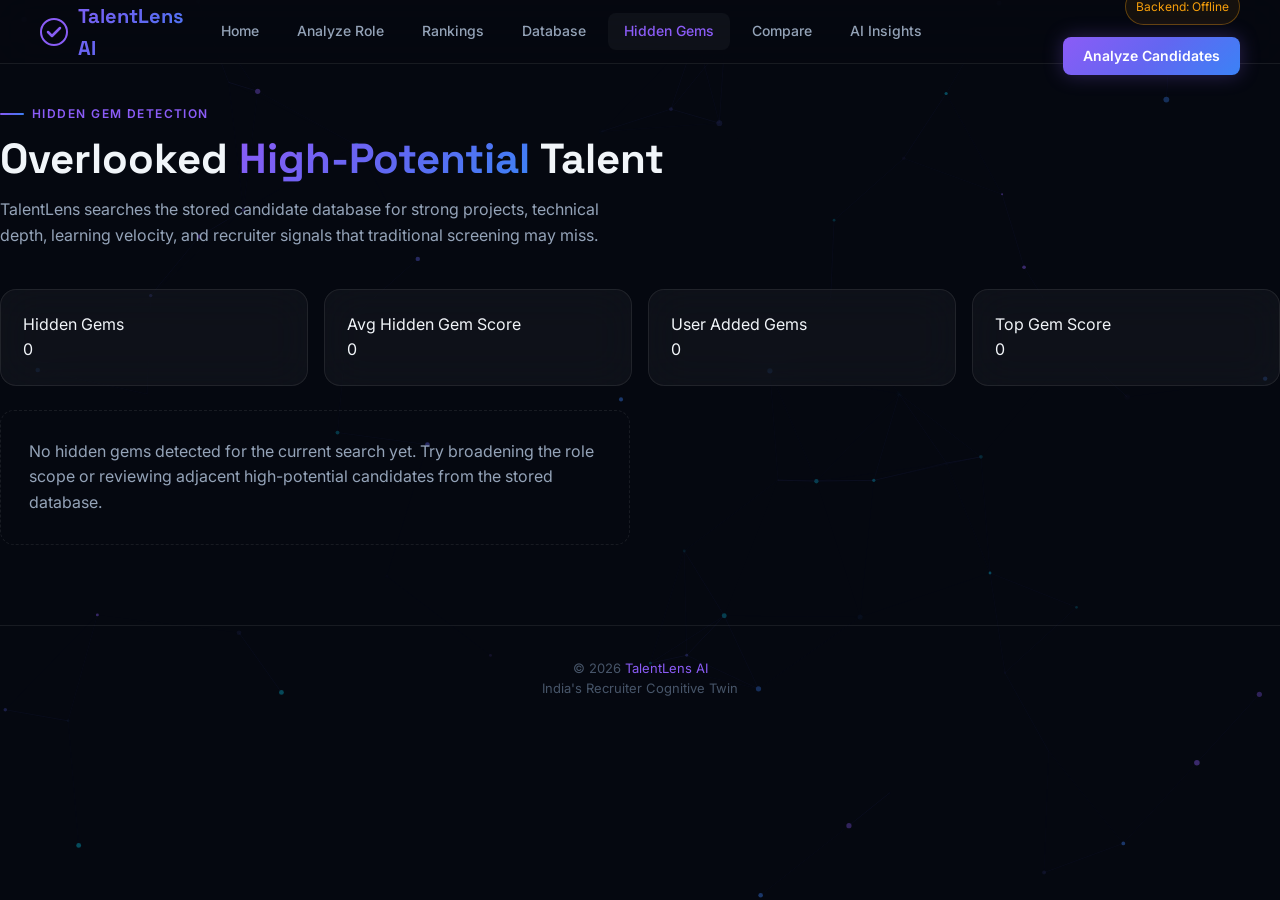
<file: frontend/hidden_gems.html>
<!DOCTYPE html>
<html lang="en">
<head>
<meta charset="UTF-8"/>
<meta http-equiv="refresh" content="0; url=hidden-gems.html"/>
<title>Hidden Gems - TalentLens AI</title>
</head>
<body>
<script>window.location.replace('hidden-gems.html');</script>
<p><a href="hidden-gems.html">Open Hidden Gems</a></p>
</body>
</html>
</file>
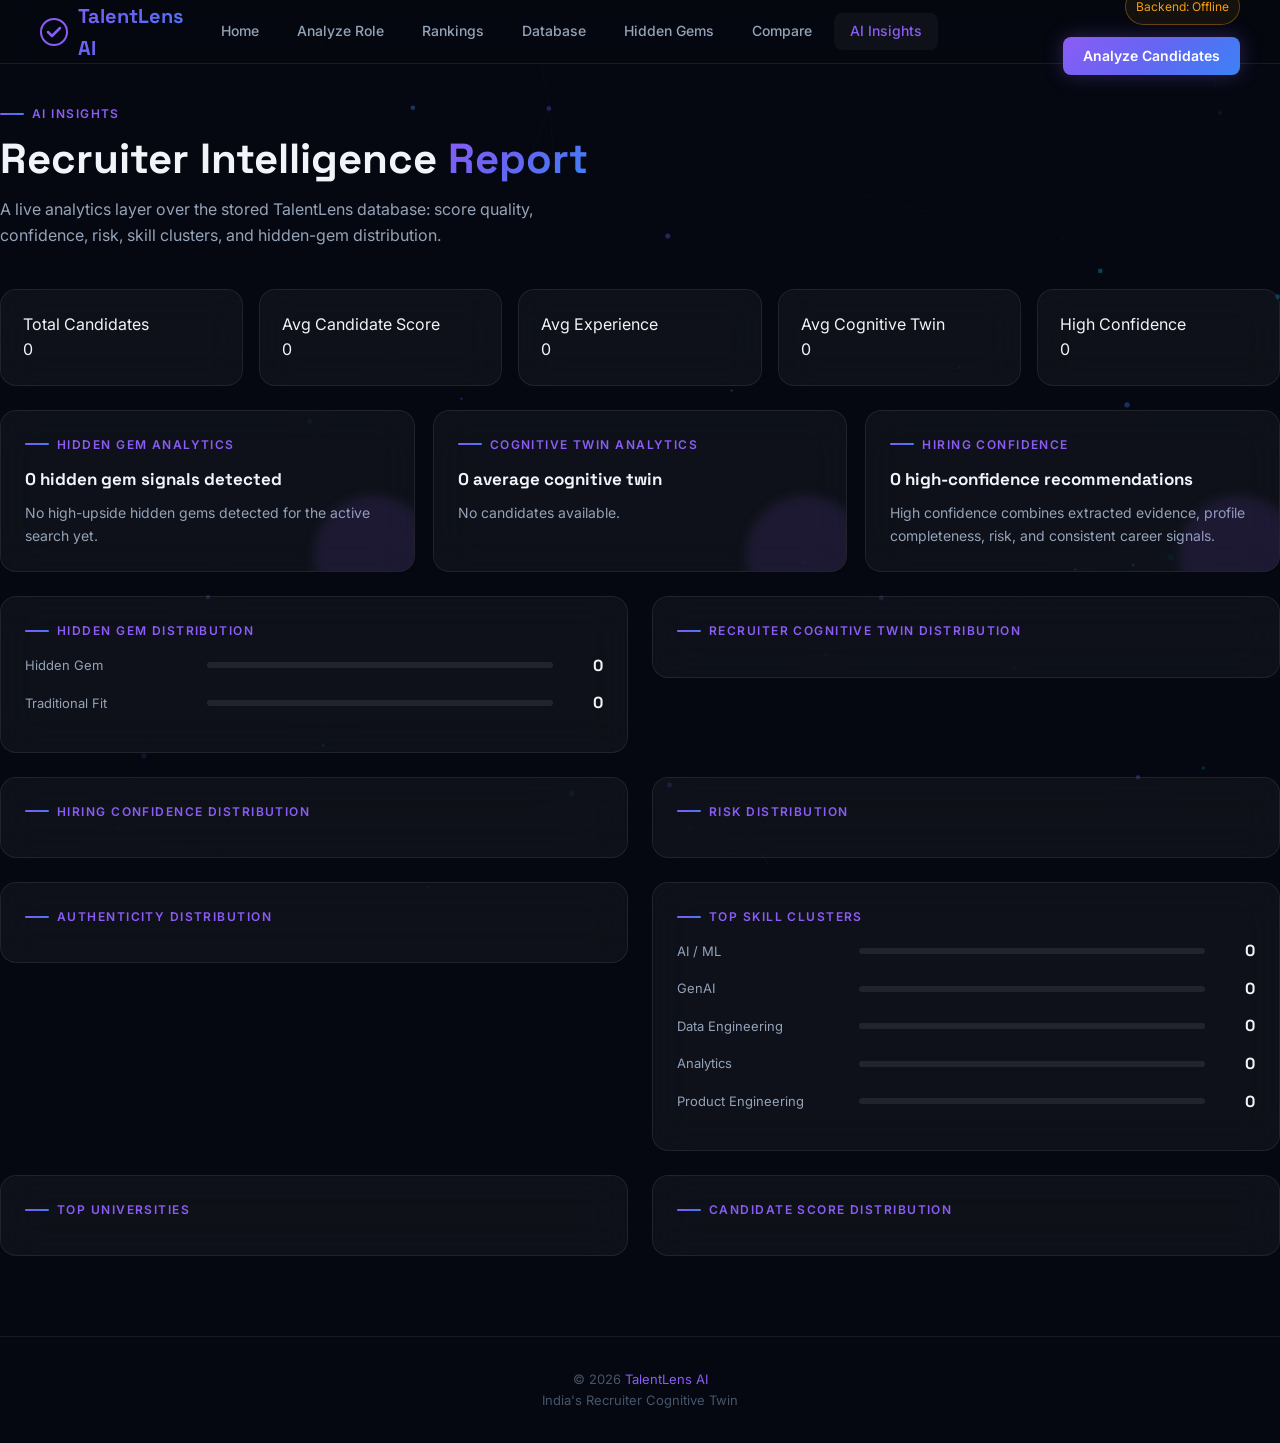
<file: frontend/insights.html>
<!DOCTYPE html>
<html lang="en">
<head>
<meta charset="UTF-8"/>
<meta name="viewport" content="width=device-width,initial-scale=1.0"/>
<title>AI Insights - TalentLens AI</title>
<meta name="description" content="Recruiter-facing analytics from the TalentLens candidate intelligence engine."/>
<link rel="stylesheet" href="styles.css"/>
<style>
.insights-page { padding:40px 0 80px; }
.metric-grid { display:grid; grid-template-columns:repeat(5,1fr); gap:16px; margin-bottom:24px; }
.metric { padding:22px; }
.chart-grid { display:grid; grid-template-columns:repeat(2, minmax(0,1fr)); gap:24px; align-items:start; }
.chart-card { padding:24px; }
.intelligence-strip { display:grid; grid-template-columns:repeat(3,1fr); gap:18px; margin-bottom:24px; }
.intel-card { padding:24px; position:relative; overflow:hidden; }
.intel-card::after { content:''; position:absolute; inset:auto -20px -45px auto; width:120px; height:120px; border-radius:50%; background:rgba(139,92,246,.12); filter:blur(6px); }
.intel-title { font-family:'Space Grotesk',sans-serif; font-size:17px; font-weight:800; margin-bottom:8px; }
.intel-copy { color:var(--text-secondary); font-size:14px; line-height:1.65; }
.bar-row { display:flex; align-items:center; gap:12px; margin:12px 0; }
.bar-label { width:170px; color:var(--text-secondary); font-size:13px; }
.bar-value { width:38px; text-align:right; font-weight:800; font-family:'Space Grotesk',sans-serif; }
.insight-note { margin-top:18px; color:var(--text-secondary); font-size:14px; line-height:1.65; }
@media(max-width:900px){ .metric-grid,.chart-grid,.intelligence-strip{ grid-template-columns:1fr; } }
</style>
</head>
<body>
<canvas id="bgCanvas"></canvas>
<div class="page-overlay page-wrapper">
  <div id="navPlaceholder"></div>
  <main class="container insights-page">
    <div class="section-header">
      <div class="section-label">AI Insights</div>
      <h1 class="section-title">Recruiter Intelligence <span>Report</span></h1>
      <p class="section-subtitle">A live analytics layer over the stored TalentLens database: score quality, confidence, risk, skill clusters, and hidden-gem distribution.</p>
    </div>

    <section class="metric-grid">
      <div class="glass metric"><div class="stat-label">Total Candidates</div><div class="stat-value" id="totalCandidates">0</div></div>
      <div class="glass metric"><div class="stat-label">Avg Candidate Score</div><div class="stat-value" id="avgScore">0</div></div>
      <div class="glass metric"><div class="stat-label">Avg Experience</div><div class="stat-value" id="avgExperience">0</div></div>
      <div class="glass metric"><div class="stat-label">Avg Cognitive Twin</div><div class="stat-value" id="avgTwin">0</div></div>
      <div class="glass metric"><div class="stat-label">High Confidence</div><div class="stat-value" id="highConfidence">0</div></div>
    </section>

    <section class="intelligence-strip">
      <div class="glass intel-card">
        <div class="section-label">Hidden Gem Analytics</div>
        <div class="intel-title" id="hiddenGemIntelTitle">Scanning overlooked talent</div>
        <p class="intel-copy" id="hiddenGemIntelCopy">TalentLens separates immediate-fit shortlists from high-upside candidates that traditional filters may miss.</p>
      </div>
      <div class="glass intel-card">
        <div class="section-label">Cognitive Twin Analytics</div>
        <div class="intel-title" id="twinIntelTitle">Recruiter reasoning layer</div>
        <p class="intel-copy" id="twinIntelCopy">The twin score blends technical fit, consistency, authenticity, and recruiter engagement signals.</p>
      </div>
      <div class="glass intel-card">
        <div class="section-label">Hiring Confidence</div>
        <div class="intel-title" id="confidenceIntelTitle">Evidence quality view</div>
        <p class="intel-copy" id="confidenceIntelCopy">Confidence levels are based on profile completeness, consistency, authenticity, and signal strength.</p>
      </div>
    </section>

    <section class="chart-grid">
      <div class="glass chart-card">
        <div class="section-label">Hidden Gem Distribution</div>
        <div id="hiddenGemChart"></div>
      </div>
      <div class="glass chart-card">
        <div class="section-label">Recruiter Cognitive Twin Distribution</div>
        <div id="twinChart"></div>
      </div>
      <div class="glass chart-card">
        <div class="section-label">Hiring Confidence Distribution</div>
        <div id="confidenceChart"></div>
      </div>
      <div class="glass chart-card">
        <div class="section-label">Risk Distribution</div>
        <div id="riskChart"></div>
      </div>
      <div class="glass chart-card">
        <div class="section-label">Authenticity Distribution</div>
        <div id="authenticityChart"></div>
      </div>
      <div class="glass chart-card">
        <div class="section-label">Top Skill Clusters</div>
        <div id="clusterChart"></div>
      </div>
      <div class="glass chart-card">
        <div class="section-label">Top Universities</div>
        <div id="universityChart"></div>
      </div>
      <div class="glass chart-card">
        <div class="section-label">Candidate Score Distribution</div>
        <div id="scoreChart"></div>
      </div>
    </section>
  </main>
  <div id="footerPlaceholder"></div>
</div>

<script src="app.js"></script>
<script>
document.getElementById('navPlaceholder').innerHTML = buildNav('insights.html');
document.getElementById('footerPlaceholder').innerHTML = buildFooter();
initNetworkCanvas();

function bucketScore(value) {
  if (value >= 90) return '90-100';
  if (value >= 80) return '80-89';
  if (value >= 70) return '70-79';
  if (value >= 60) return '60-69';
  return 'Below 60';
}

function countBy(items, getKey) {
  return items.reduce((acc, item) => {
    const key = getKey(item);
    acc[key] = (acc[key] || 0) + 1;
    return acc;
  }, {});
}

function renderBars(targetId, entries, cls = '') {
  const max = Math.max(1, ...entries.map(([,count]) => count));
  document.getElementById(targetId).innerHTML = entries.map(([label, count]) => `
    <div class="bar-row">
      <div class="bar-label">${label}</div>
      <div class="progress-bar" style="flex:1;"><div class="progress-fill ${cls}" data-target="${Math.round(count / max * 100)}" style="width:0%"></div></div>
      <div class="bar-value">${count}</div>
    </div>
  `).join('');
}

function getUniversityLabel(candidate) {
  const college = String(candidate.college || '').trim();
  if (college) return college;
  const summary = String(getCandidateEducationSummary(candidate) || '').split(/\s+-\s+/).map(part => part.trim()).filter(Boolean);
  const institution = summary.find(part => /(university|college|institute|school|iit|nit|iiit|bits|iim|karunya)/i.test(part));
  return institution || summary[0] || 'Candidate Profile';
}

function renderInsights() {
  const data = getRankedCandidatesForActiveSearch().map(c => ({
    ...c,
    hiringConfidence: getHiringConfidence(c),
    confidenceLevel: getConfidenceLevel(getHiringConfidence(c)),
    hiddenGemScore: getHiddenGemScore(c)
  }));
  const avg = key => data.length ? Math.round(data.reduce((sum,c) => sum + c[key], 0) / data.length) : 0;
  const clusters = {
    'AI / ML': ['Python','Machine Learning','Deep Learning','PyTorch','TensorFlow','NLP'],
    'GenAI': ['LLMs','RAG','LangChain','Vector DBs','Prompt Engineering'],
    'Data Engineering': ['SQL','Spark','Airflow','Data Engineering','Docker','GCP','AWS'],
    'Analytics': ['Tableau','Power BI','Excel','Statistics','Data Analysis'],
    'Product Engineering': ['React','TypeScript','FastAPI','Node.js']
  };

  document.getElementById('totalCandidates').textContent = data.length;
  document.getElementById('avgScore').textContent = avg('finalScore');
  document.getElementById('avgExperience').textContent = data.length ? (data.reduce((sum,c) => sum + Number(c.experience || 0), 0) / data.length).toFixed(1) : '0';
  document.getElementById('avgTwin').textContent = avg('cognitiveTwinScore');
  document.getElementById('highConfidence').textContent = data.filter(c => c.confidenceLevel === 'High').length;
  const gemCount = data.filter(c => c.hiddenGem || c.hiddenGemScore >= 84).length;
  const topTwin = [...data].sort((a,b) => b.cognitiveTwinScore - a.cognitiveTwinScore)[0];
  const highConfidence = data.filter(c => c.confidenceLevel === 'High').length;
  document.getElementById('hiddenGemIntelTitle').textContent = `${gemCount} hidden gem signals detected`;
  document.getElementById('hiddenGemIntelCopy').textContent = gemCount ? `Best hidden gem: ${data.filter(c => c.hiddenGem || c.hiddenGemScore >= 84).sort((a,b) => b.hiddenGemScore - a.hiddenGemScore)[0].name}, driven by growth potential and skill density.` : 'No high-upside hidden gems detected for the active search yet.';
  document.getElementById('twinIntelTitle').textContent = `${avg('cognitiveTwinScore')} average cognitive twin`;
  document.getElementById('twinIntelCopy').textContent = topTwin ? `${topTwin.name} has the strongest recruiter-style reasoning score at ${topTwin.cognitiveTwinScore}.` : 'No candidates available.';
  document.getElementById('confidenceIntelTitle').textContent = `${highConfidence} high-confidence recommendations`;
  document.getElementById('confidenceIntelCopy').textContent = 'High confidence combines extracted evidence, profile completeness, risk, and consistent career signals.';

  renderBars('hiddenGemChart', [['Hidden Gem', gemCount], ['Traditional Fit', data.filter(c => !(c.hiddenGem || c.hiddenGemScore >= 84)).length]], 'green');
  renderBars('twinChart', Object.entries(countBy(data, c => bucketScore(c.cognitiveTwinScore))).sort());
  renderBars('confidenceChart', Object.entries(countBy(data, c => c.confidenceLevel)).sort(), 'blue');
  renderBars('riskChart', Object.entries(countBy(data, c => c.riskLevel || 'Medium')).sort(), 'green');
  renderBars('authenticityChart', Object.entries(countBy(data, c => bucketScore(c.authenticityScore))).sort(), 'green');
  renderBars('clusterChart', Object.entries(clusters).map(([label, skills]) => [label, data.filter(c => skills.some(skill => (c.skills || []).includes(skill))).length]).sort((a,b) => b[1] - a[1]), 'blue');
  renderBars('universityChart', Object.entries(countBy(data, c => getUniversityLabel(c))).sort((a,b) => b[1] - a[1]).slice(0, 6), 'blue');
  renderBars('scoreChart', Object.entries(countBy(data, c => bucketScore(c.finalScore))).sort());

  setTimeout(animateProgressBars, 150);
}

renderInsights();
</script>
</body>
</html>
</file>
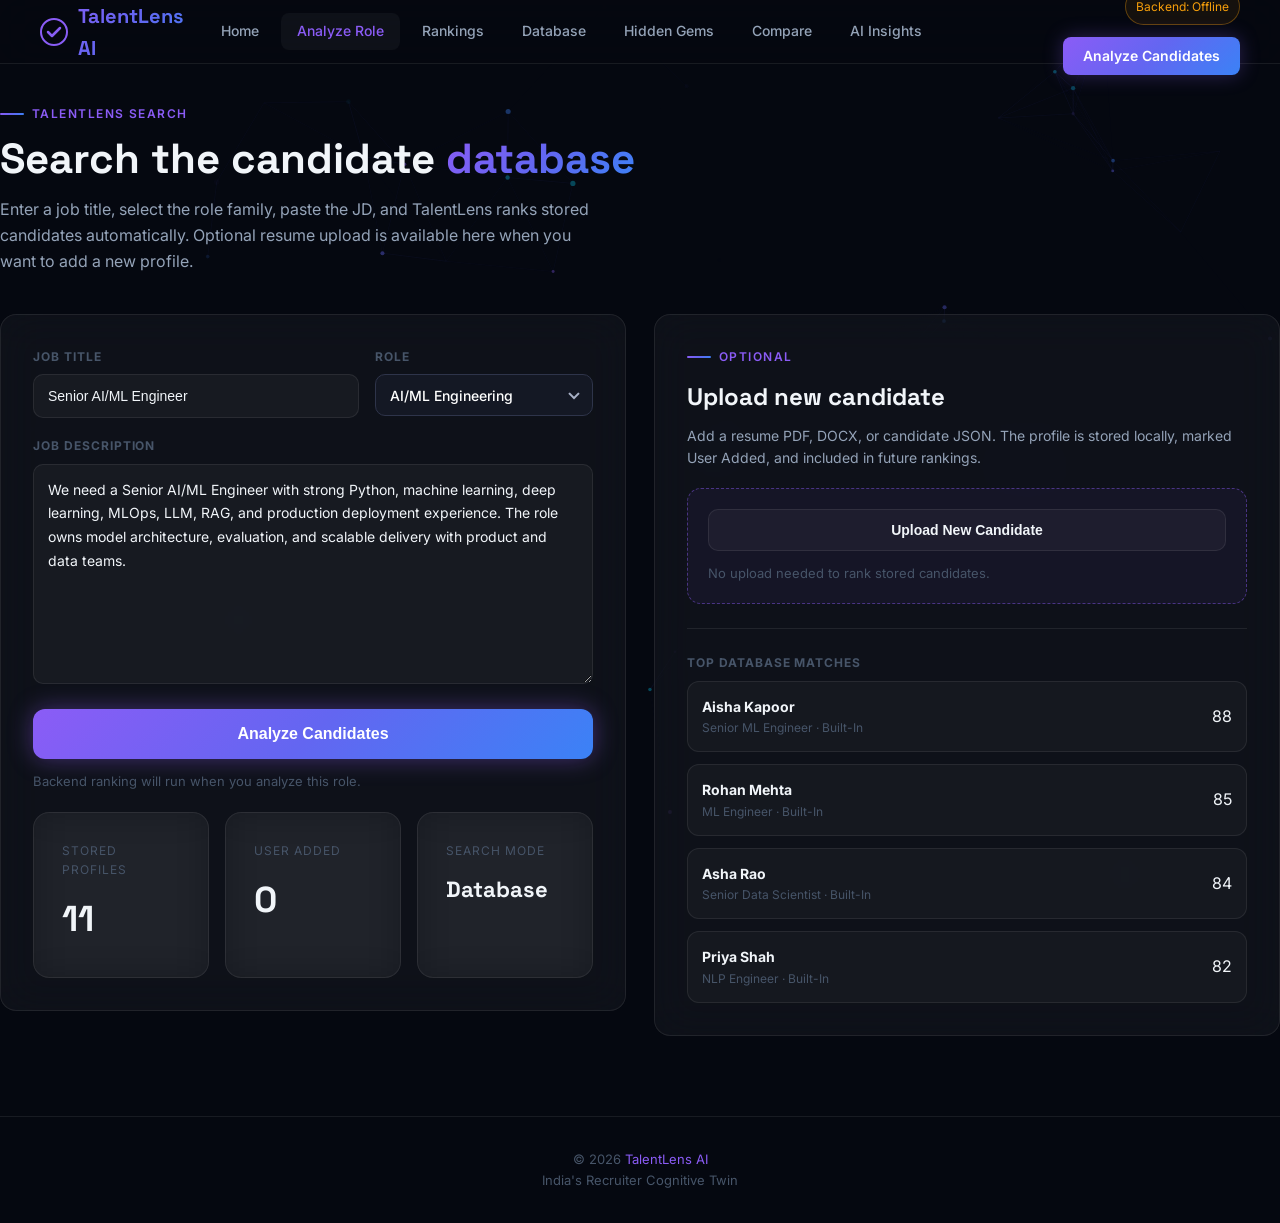
<file: frontend/jd-analysis.html>
<!DOCTYPE html>
<html lang="en">
<head>
<meta charset="UTF-8"/>
<meta name="viewport" content="width=device-width,initial-scale=1.0"/>
<title>Analyze Role - TalentLens AI</title>
<meta name="description" content="Search the TalentLens candidate database by role and job description, with optional resume upload only on this page."/>
<link rel="stylesheet" href="styles.css"/>
<style>
.search-page { padding: 40px 0 80px; }
.role-panel { padding: 32px; }
.form-row { display: grid; grid-template-columns: 1.2fr 0.8fr; gap: 16px; }
.field-label { font-size: 12px; font-weight: 700; color: var(--text-muted); text-transform: uppercase; letter-spacing: .08em; margin-bottom: 8px; }
.role-input, .role-select, .jd-textarea {
  width: 100%; background: var(--bg-card); border: 1px solid var(--border); border-radius: 10px;
  color: var(--text-primary); font-size: 14px; padding: 13px 14px; outline: none; transition: var(--transition);
}
.role-input:focus, .role-select:focus, .jd-textarea:focus { border-color: var(--purple); box-shadow: 0 0 0 3px rgba(139,92,246,.12); }
/* The native role-select is hidden; the tl-custom-dropdown replaces it visually */
.role-select.is-native-hidden {
  position: absolute; width: 1px; height: 1px; opacity: 0;
  pointer-events: none; border: 0; margin: 0; padding: 0;
  clip: rect(0 0 0 0); clip-path: inset(50%);
}
/* Wrapper so the custom dropdown fills the column the same as the native select */
#roleFamily + .tl-custom-dropdown,
[data-tl-dropdown-for="roleFamily"] {
  width: 100%;
}
.jd-textarea { min-height: 220px; resize: vertical; line-height: 1.7; font-family: Inter, sans-serif; }
.database-strip { display: grid; grid-template-columns: repeat(3,1fr); gap: 16px; margin-top: 20px; }
.upload-lite { border: 1px dashed rgba(139,92,246,.45); border-radius: 14px; padding: 20px; background: rgba(139,92,246,.06); }
.preview-list { display: flex; flex-direction: column; gap: 12px; }
.preview-row { display: flex; align-items: center; justify-content: space-between; gap: 12px; padding: 14px; border: 1px solid var(--border); border-radius: 12px; background: rgba(255,255,255,.03); }
.preview-name { font-weight: 700; font-size: 14px; }
.preview-meta { color: var(--text-muted); font-size: 12px; }
@media(max-width:800px){ .form-row,.database-strip{ grid-template-columns:1fr; } }
</style>
</head>
<body>
<canvas id="bgCanvas"></canvas>
<div class="page-overlay page-wrapper">
  <div id="navPlaceholder"></div>
  <main class="container search-page">
    <div class="section-header animate-slide-up">
      <div class="section-label">TalentLens Search</div>
      <h1 class="section-title">Search the candidate <span>database</span></h1>
      <p class="section-subtitle">Enter a job title, select the role family, paste the JD, and TalentLens ranks stored candidates automatically. Optional resume upload is available here when you want to add a new profile.</p>
    </div>

    <div class="grid-2" style="gap:28px;align-items:start;">
      <section class="glass role-panel animate-slide-up delay-1">
        <div class="form-row">
          <div>
            <div class="field-label">Job Title</div>
            <input id="jobTitle" class="role-input" value="Senior AI/ML Engineer" placeholder="Senior AI/ML Engineer"/>
          </div>
          <div>
            <div class="field-label">Role</div>
            <select id="roleFamily" class="role-select" data-custom-dropdown="AI/ML Engineering">
              <option value="AI/ML Engineering">AI/ML Engineering</option>
              <option value="Data Science">Data Science</option>
              <option value="Data Engineering">Data Engineering</option>
              <option value="Analytics">Analytics</option>
              <option value="Full Stack Engineering">Full Stack Engineering</option>
              <option value="Conversational AI">Conversational AI</option>
            </select>
          </div>
        </div>
        <div style="margin-top:18px;">
          <div class="field-label">Job Description</div>
          <textarea id="jobDescription" class="jd-textarea">We need a Senior AI/ML Engineer with strong Python, machine learning, deep learning, MLOps, LLM, RAG, and production deployment experience. The role owns model architecture, evaluation, and scalable delivery with product and data teams.</textarea>
        </div>
        <button class="btn btn-primary btn-lg" style="width:100%;justify-content:center;margin-top:18px;" onclick="analyzeDatabase()">
          Analyze Candidates
        </button>
        <div id="analysisStatus" style="margin-top:12px;color:var(--text-muted);font-size:13px;">Backend ranking will run when you analyze this role.</div>
        <div class="database-strip">
          <div class="glass stat-card"><div class="stat-label">Stored Profiles</div><div class="stat-value" id="storedCount">0</div></div>
          <div class="glass stat-card"><div class="stat-label">User Added</div><div class="stat-value" id="userAddedCount">0</div></div>
          <div class="glass stat-card"><div class="stat-label">Search Mode</div><div class="stat-value" style="font-size:22px;">Database</div></div>
        </div>
      </section>

      <aside class="glass role-panel animate-slide-up delay-2">
        <div class="section-label">Optional</div>
        <h2 style="font-family:'Space Grotesk',sans-serif;font-size:24px;margin-bottom:8px;">Upload new candidate</h2>
        <p style="color:var(--text-secondary);font-size:14px;margin-bottom:18px;">Add a resume PDF, DOCX, or candidate JSON. The profile is stored locally, marked User Added, and included in future rankings.</p>
        <div class="upload-lite">
          <input id="candidateUpload" type="file" accept=".pdf,.docx,.json,.png,.jpg,.jpeg,.webp" style="display:none" onchange="handleCandidateUpload(event)"/>
          <button class="btn btn-secondary" style="width:100%;justify-content:center;" onclick="document.getElementById('candidateUpload').click()">Upload New Candidate</button>
          <div id="uploadStatus" style="margin-top:12px;color:var(--text-muted);font-size:13px;">No upload needed to rank stored candidates.</div>
        </div>
        <div class="divider"></div>
        <div class="field-label">Top database matches</div>
        <div id="previewList" class="preview-list"></div>
      </aside>
    </div>
  </main>
  <div id="footerPlaceholder"></div>
</div>

<script src="app.js"></script>
<script>
document.getElementById('navPlaceholder').innerHTML = buildNav('jd-analysis.html');
document.getElementById('footerPlaceholder').innerHTML = buildFooter();
initNetworkCanvas();

function refreshCounts() {
  const db = getCandidateDatabase();
  document.getElementById('storedCount').textContent = db.length;
  document.getElementById('userAddedCount').textContent = db.filter(c => c.source === 'User Added').length;
}

function refreshPreview() {
  const search = {
    title: document.getElementById('jobTitle').value,
    role: document.getElementById('roleFamily').value,
    jd: document.getElementById('jobDescription').value
  };
  const cached = getRankedCandidatesForActiveSearch();
  const top = (cached.length
    ? cached
    : getCandidateDatabase().map(c => rankCandidateForSearch(c, search)).sort((a,b) => b.finalScore - a.finalScore)
  ).slice(0, 4);
  document.getElementById('previewList').innerHTML = top.map(c => `
    <div class="preview-row">
      <div>
        <div class="preview-name">${c.name}</div>
        <div class="preview-meta">${getCandidateHeadline(c)} · ${c.source}</div>
      </div>
      <span class="score-pill ${c.finalScore >= 88 ? 'high' : c.finalScore >= 75 ? 'mid' : 'low'}">${c.finalScore}</span>
    </div>
  `).join('');
}

async function analyzeDatabase() {
  const button = document.querySelector('button[onclick="analyzeDatabase()"]');
  const status = document.getElementById('analysisStatus');
  const search = {
    title: document.getElementById('jobTitle').value || 'Untitled Role',
    role: document.getElementById('roleFamily').value,
    jd: document.getElementById('jobDescription').value
  };
  button.disabled = true;
  status.textContent = 'Analyzing candidates with the FastAPI backend...';
  try {
    await analyzeSearchWithBackend(search);
    status.textContent = 'Backend ranking completed. Opening rankings...';
    window.location.href = 'dashboard.html';
  } catch (error) {
    status.textContent = error.message || 'Unable to rank candidates right now.';
  } finally {
    button.disabled = false;
  }
}

function handleCandidateUpload(event) {
  const file = event.target.files && event.target.files[0];
  if (!file) return;
  importCandidateFile(file, result => {
    document.getElementById('uploadStatus').textContent = result.error
      ? result.error
      : result.added
      ? `Parsed successfully. ${result.candidate.name} added as User Added.`
      : `Duplicate detected. ${result.candidate.name} is already in User Added candidates.`;
    refreshBackendStatus(true);
    refreshCounts();
    refreshPreview();
    event.target.value = '';
  });
}

['jobTitle','roleFamily','jobDescription'].forEach(id => document.getElementById(id).addEventListener('input', refreshPreview));
refreshCounts();
refreshPreview();

// Initialise the dark custom dropdown for the Role selector
initCustomDropdowns();

// When the native roleFamily value changes (via custom dropdown pick), refresh preview
document.getElementById('roleFamily').addEventListener('change', refreshPreview);
</script>
</body>
</html>
</file>
<file: frontend/styles.css>
@import url('https://fonts.googleapis.com/css2?family=Inter:wght@300;400;500;600;700;800;900&family=Space+Grotesk:wght@400;500;600;700&display=swap');

:root {
  --bg-primary: #050810;
  --bg-secondary: #080d1a;
  --bg-card: rgba(255,255,255,0.04);
  --bg-card-hover: rgba(255,255,255,0.07);
  --border: rgba(255,255,255,0.08);
  --border-glow: rgba(139,92,246,0.4);
  --purple: #8b5cf6;
  --indigo: #6366f1;
  --blue: #3b82f6;
  --electric: #06b6d4;
  --pink: #ec4899;
  --green: #10b981;
  --amber: #f59e0b;
  --red: #ef4444;
  --text-primary: #f1f5f9;
  --text-secondary: #94a3b8;
  --text-muted: #475569;
  --gradient-1: linear-gradient(135deg, #8b5cf6 0%, #6366f1 50%, #3b82f6 100%);
  --gradient-2: linear-gradient(135deg, #06b6d4 0%, #8b5cf6 100%);
  --gradient-hero: radial-gradient(ellipse 80% 60% at 50% -20%, rgba(139,92,246,0.3) 0%, transparent 70%);
  --shadow-glow: 0 0 40px rgba(139,92,246,0.15);
  --shadow-card: 0 8px 32px rgba(0,0,0,0.4);
  --radius: 16px;
  --radius-sm: 10px;
  --radius-lg: 24px;
  --transition: all 0.3s cubic-bezier(0.4,0,0.2,1);
}

*, *::before, *::after { box-sizing: border-box; margin: 0; padding: 0; }

html { scroll-behavior: smooth; }

body {
  font-family: 'Inter', sans-serif;
  background: var(--bg-primary);
  color: var(--text-primary);
  min-height: 100vh;
  overflow-x: hidden;
  line-height: 1.6;
}

/* ── SCROLLBAR ── */
::-webkit-scrollbar { width: 6px; }
::-webkit-scrollbar-track { background: var(--bg-secondary); }
::-webkit-scrollbar-thumb { background: var(--purple); border-radius: 3px; }

/* ── NAV ── */
.nav {
  position: fixed; top: 0; left: 0; right: 0; z-index: 1000;
  display: flex; align-items: center; justify-content: space-between;
  padding: 0 40px; height: 64px;
  background: rgba(5,8,16,0.8);
  backdrop-filter: blur(20px);
  border-bottom: 1px solid var(--border);
}
.nav-logo {
  display: flex; align-items: center; gap: 10px;
  font-family: 'Space Grotesk', sans-serif;
  font-size: 20px; font-weight: 700;
  background: var(--gradient-1); -webkit-background-clip: text; -webkit-text-fill-color: transparent;
  text-decoration: none;
}
.nav-logo svg { flex-shrink: 0; }
.nav-links { display: flex; align-items: center; gap: 6px; }
.nav-link {
  padding: 7px 16px; border-radius: 8px;
  color: var(--text-secondary); font-size: 14px; font-weight: 500;
  text-decoration: none; transition: var(--transition); white-space: nowrap;
}
.nav-link:hover, .nav-link.active {
  color: var(--text-primary); background: var(--bg-card);
}
.nav-link.active { color: var(--purple); }
.nav-cta {
  padding: 8px 20px; border-radius: 8px;
  background: var(--gradient-1);
  color: #fff; font-size: 14px; font-weight: 600;
  text-decoration: none; transition: var(--transition);
  box-shadow: 0 0 20px rgba(139,92,246,0.3);
}
.nav-cta:hover { transform: translateY(-1px); box-shadow: 0 0 30px rgba(139,92,246,0.5); }

/* ── GLASS CARD ── */
.glass {
  background: var(--bg-card);
  border: 1px solid var(--border);
  border-radius: var(--radius);
  backdrop-filter: blur(20px);
  transition: var(--transition);
}
.glass:hover { background: var(--bg-card-hover); border-color: var(--border-glow); box-shadow: var(--shadow-glow); }

/* ── BUTTONS ── */
.btn {
  display: inline-flex; align-items: center; gap: 8px;
  padding: 12px 24px; border-radius: 10px;
  font-size: 14px; font-weight: 600; cursor: pointer;
  border: none; text-decoration: none; transition: var(--transition);
}
.btn-primary {
  background: var(--gradient-1);
  color: #fff; box-shadow: 0 0 24px rgba(139,92,246,0.4);
}
.btn-primary:hover { transform: translateY(-2px); box-shadow: 0 0 40px rgba(139,92,246,0.6); }
.btn-secondary {
  background: var(--bg-card); border: 1px solid var(--border);
  color: var(--text-primary);
}
.btn-secondary:hover { border-color: var(--border-glow); background: var(--bg-card-hover); }
.btn-ghost { background: transparent; color: var(--text-secondary); }
.btn-ghost:hover { color: var(--text-primary); background: var(--bg-card); }
.btn-sm { padding: 7px 16px; font-size: 13px; }
.btn-lg { padding: 16px 36px; font-size: 16px; border-radius: 12px; }

/* ── BADGE ── */
.badge {
  display: inline-flex; align-items: center; gap: 5px;
  padding: 4px 10px; border-radius: 99px;
  font-size: 11px; font-weight: 600; text-transform: uppercase; letter-spacing: 0.05em;
}
.badge-purple { background: rgba(139,92,246,0.15); color: var(--purple); border: 1px solid rgba(139,92,246,0.3); }
.badge-blue { background: rgba(59,130,246,0.15); color: var(--blue); border: 1px solid rgba(59,130,246,0.3); }
.badge-green { background: rgba(16,185,129,0.15); color: var(--green); border: 1px solid rgba(16,185,129,0.3); }
.badge-amber { background: rgba(245,158,11,0.15); color: var(--amber); border: 1px solid rgba(245,158,11,0.3); }
.badge-red { background: rgba(239,68,68,0.15); color: var(--red); border: 1px solid rgba(239,68,68,0.3); }
.badge-electric { background: rgba(6,182,212,0.15); color: var(--electric); border: 1px solid rgba(6,182,212,0.3); }

/* ── SCORE RING ── */
.score-ring { position: relative; display: inline-flex; align-items: center; justify-content: center; }
.score-ring svg { transform: rotate(-90deg); }
.score-ring .ring-value {
  position: absolute; font-family: 'Space Grotesk', sans-serif;
  font-weight: 700; text-align: center; line-height: 1;
}

/* ── PROGRESS BAR ── */
.progress-bar {
  height: 6px; background: rgba(255,255,255,0.08); border-radius: 99px; overflow: hidden;
}
.progress-fill {
  height: 100%; border-radius: 99px;
  background: var(--gradient-1); transition: width 1s cubic-bezier(0.4,0,0.2,1);
}
.progress-fill.green { background: linear-gradient(90deg, #10b981, #059669); }
.progress-fill.blue { background: linear-gradient(90deg, #3b82f6, #6366f1); }
.progress-fill.amber { background: linear-gradient(90deg, #f59e0b, #d97706); }
.progress-fill.red { background: linear(90deg, #ef4444, #dc2626); }

/* ── SECTION HEADER ── */
.section-header { margin-bottom: 40px; }
.section-label {
  font-size: 12px; font-weight: 600; letter-spacing: 0.12em; text-transform: uppercase;
  color: var(--purple); margin-bottom: 12px; display: flex; align-items: center; gap: 8px;
}
.section-label::before { content:''; width: 24px; height: 2px; background: var(--gradient-1); border-radius: 1px; }
.section-title {
  font-family: 'Space Grotesk', sans-serif;
  font-size: clamp(28px, 4vw, 42px); font-weight: 700;
  line-height: 1.15; color: var(--text-primary);
}
.section-title span { background: var(--gradient-1); -webkit-background-clip: text; -webkit-text-fill-color: transparent; }
.section-subtitle { margin-top: 14px; color: var(--text-secondary); font-size: 16px; max-width: 600px; }

/* ── PAGE LAYOUT ── */
.page-wrapper { padding-top: 64px; min-height: 100vh; }
.container { max-width: 1280px; margin: 0 auto; padding: 0 24px; }
.page-content { padding: 48px 0; }

/* ── GRID ── */
.grid-2 { display: grid; grid-template-columns: repeat(2, 1fr); gap: 24px; }
.grid-3 { display: grid; grid-template-columns: repeat(3, 1fr); gap: 24px; }
.grid-4 { display: grid; grid-template-columns: repeat(4, 1fr); gap: 20px; }
@media (max-width: 1024px) { .grid-4 { grid-template-columns: repeat(2,1fr); } .grid-3 { grid-template-columns: repeat(2,1fr); } }
@media (max-width: 640px) { .grid-2,.grid-3,.grid-4 { grid-template-columns: 1fr; } }

/* ── STAT CARD ── */
.stat-card { padding: 28px; }
.stat-card .stat-label { font-size: 12px; color: var(--text-muted); text-transform: uppercase; letter-spacing: 0.08em; margin-bottom: 12px; }
.stat-card .stat-value { font-family: 'Space Grotesk', sans-serif; font-size: 36px; font-weight: 700; }
.stat-card .stat-change { font-size: 13px; color: var(--text-secondary); margin-top: 6px; }
.stat-card .stat-icon {
  width: 44px; height: 44px; border-radius: 12px;
  display: flex; align-items: center; justify-content: center;
  margin-bottom: 16px; font-size: 20px;
}

/* ── TABLE ── */
.data-table { width: 100%; border-collapse: collapse; }
.data-table th {
  padding: 14px 16px; text-align: left; font-size: 11px;
  font-weight: 600; text-transform: uppercase; letter-spacing: 0.08em;
  color: var(--text-muted); border-bottom: 1px solid var(--border);
}
.data-table td {
  padding: 16px; font-size: 14px; border-bottom: 1px solid rgba(255,255,255,0.04);
  transition: var(--transition);
}
.data-table tr:hover td { background: var(--bg-card-hover); }
.data-table tr:last-child td { border-bottom: none; }

/* ── CHIP ── */
.chip {
  display: inline-flex; align-items: center; gap: 4px;
  padding: 4px 10px; background: rgba(255,255,255,0.06);
  border: 1px solid var(--border); border-radius: 6px;
  font-size: 12px; color: var(--text-secondary); margin: 3px;
  transition: var(--transition);
}
.chip:hover { border-color: var(--purple); color: var(--purple); background: rgba(139,92,246,0.1); }

/* ── FILTER BAR ── */
.filter-bar {
  display: flex; align-items: flex-start; gap: 12px; flex-wrap: wrap;
  padding: 16px 20px; margin-bottom: 24px;
  position: relative; z-index: 50; overflow: visible;
}
.filter-select {
  background-color: #141824; border: 1px solid rgba(109,93,246,0.35); border-radius: 10px;
  color: #FFFFFF; font-size: 13px; padding: 8px 14px;
  cursor: pointer; outline: none; transition: var(--transition);
  appearance: none;
  background-image: url("data:image/svg+xml,%3Csvg xmlns='http://www.w3.org/2000/svg' fill='%23B8C0D4' viewBox='0 0 20 20'%3E%3Cpath d='M5 7l5 5 5-5'/%3E%3C/svg%3E");
  background-repeat: no-repeat; background-position: right 10px center; background-size: 16px;
  padding-right: 32px;
}
.filter-select:focus { border-color: #6D5DF6; box-shadow: 0 0 0 3px rgba(109,93,246,0.15); }
.filter-select option { background: #141824; color: #FFFFFF; }
.filter-select option:hover { background: #24293b; color: #FFFFFF; }
.filter-select option:checked { background: #6D5DF6; color: #FFFFFF; }
.filter-select.is-native-hidden {
  position: absolute; width: 1px; height: 1px; opacity: 0; pointer-events: none;
  border: 0; margin: 0; padding: 0; clip: rect(0 0 0 0); clip-path: inset(50%);
}
.custom-filter-dropdown {
  position: relative; min-width: 162px; z-index: 60;
}
.custom-filter-dropdown.is-open { z-index: 1400; }
.custom-filter-button {
  width: 100%; min-height: 38px;
  display: flex; align-items: center; justify-content: space-between; gap: 12px;
  background: #141824; border: 1px solid rgba(109,93,246,0.35); border-radius: 10px;
  color: #FFFFFF; font-size: 13px; font-weight: 500;
  padding: 8px 36px 8px 14px; cursor: pointer; outline: none;
  position: relative; white-space: nowrap;
  transition: background 150ms ease, border-color 150ms ease, box-shadow 150ms ease;
}
.custom-filter-button::after {
  content: ''; position: absolute; right: 13px; top: 50%;
  width: 8px; height: 8px; border-right: 2px solid #B8C0D4; border-bottom: 2px solid #B8C0D4;
  transform: translateY(-65%) rotate(45deg); transition: transform 150ms ease, border-color 150ms ease;
}
.custom-filter-dropdown.is-open .custom-filter-button,
.custom-filter-button:focus {
  background: #141824; border-color: #6D5DF6;
  box-shadow: 0 0 0 3px rgba(109,93,246,0.16);
}
.custom-filter-dropdown.is-open .custom-filter-button::after {
  border-color: #FFFFFF; transform: translateY(-35%) rotate(225deg);
}
.custom-filter-label {
  overflow: hidden; text-overflow: ellipsis; color: #FFFFFF;
}
.custom-filter-menu {
  position: absolute; top: calc(100% + 8px); left: 0;
  min-width: 100%; width: max-content; max-width: min(320px, calc(100vw - 48px));
  max-height: 260px; overflow: auto; padding: 6px;
  background: #141824; border: 1px solid rgba(109,93,246,0.35); border-radius: 12px;
  box-shadow: 0 18px 44px rgba(0,0,0,0.42), 0 0 28px rgba(109,93,246,0.16);
  opacity: 0; visibility: hidden; pointer-events: none;
  transform: translateY(-6px) scale(0.98);
  transform-origin: top left;
  transition: opacity 150ms ease, transform 150ms ease, visibility 150ms ease;
  z-index: 1400;
  scrollbar-color: #6D5DF6 #141824; scrollbar-width: thin;
}
.custom-filter-dropdown.is-open .custom-filter-menu {
  opacity: 1; visibility: visible; pointer-events: auto;
  transform: translateY(0) scale(1);
}
.custom-filter-option {
  width: 100%; display: flex; align-items: center; justify-content: flex-start;
  background: transparent; border: 0; border-radius: 10px;
  color: #B8C0D4; cursor: pointer; font-size: 13px; font-weight: 500;
  padding: 9px 11px; text-align: left; white-space: nowrap;
  transition: background 150ms ease, color 150ms ease, box-shadow 150ms ease;
}
.custom-filter-option:hover,
.custom-filter-option:focus {
  background: #24293b; color: #FFFFFF; outline: none;
}
.custom-filter-option.is-selected {
  background: #6D5DF6; color: #FFFFFF;
  box-shadow: inset 3px 0 0 rgba(255,255,255,0.45);
}
.custom-filter-option.is-selected:hover,
.custom-filter-option.is-selected:focus {
  background: #6D5DF6; color: #FFFFFF;
}
.custom-filter-menu::-webkit-scrollbar { width: 8px; }
.custom-filter-menu::-webkit-scrollbar-track { background: #141824; border-radius: 10px; }
.custom-filter-menu::-webkit-scrollbar-thumb { background: #6D5DF6; border-radius: 10px; border: 2px solid #141824; }
.custom-filter-menu::-webkit-scrollbar-thumb:hover { background: #8a7cff; }

.search-input {
  background: var(--bg-card); border: 1px solid var(--border); border-radius: 8px;
  color: var(--text-primary); font-size: 13px; padding: 8px 16px 8px 40px;
  outline: none; transition: var(--transition); flex: 1; min-width: 200px;
}
.search-input:focus { border-color: var(--purple); box-shadow: 0 0 0 3px rgba(139,92,246,0.15); }
.search-wrap { position: relative; }
.search-wrap .search-icon { position: absolute; left: 12px; top: 50%; transform: translateY(-50%); color: var(--text-muted); }

/* ── TOGGLE ── */
.toggle { display: flex; background: rgba(255,255,255,0.05); border-radius: 8px; padding: 3px; }
.toggle-btn {
  padding: 6px 14px; border-radius: 6px; border: none; background: transparent;
  color: var(--text-secondary); font-size: 13px; cursor: pointer; transition: var(--transition);
}
.toggle-btn.active { background: var(--purple); color: #fff; }

/* ── ANIMATIONS ── */
@keyframes float { 0%,100% { transform: translateY(0); } 50% { transform: translateY(-12px); } }
@keyframes pulse-glow { 0%,100% { box-shadow: 0 0 20px rgba(139,92,246,0.3); } 50% { box-shadow: 0 0 50px rgba(139,92,246,0.6); } }
@keyframes slide-up { from { opacity:0; transform: translateY(30px); } to { opacity:1; transform: translateY(0); } }
@keyframes fade-in { from { opacity:0; } to { opacity:1; } }
@keyframes spin { to { transform: rotate(360deg); } }
@keyframes shimmer { 0% { background-position: -200% 0; } 100% { background-position: 200% 0; } }
@keyframes network-pulse { 0%,100% { opacity:0.3; } 50% { opacity:1; } }

.animate-float { animation: float 6s ease-in-out infinite; }
.animate-slide-up { animation: slide-up 0.6s ease both; }
.animate-fade-in { animation: fade-in 0.5s ease both; }
.animate-pulse-glow { animation: pulse-glow 3s ease-in-out infinite; }

/* stagger delays */
.delay-1 { animation-delay: 0.1s; }
.delay-2 { animation-delay: 0.2s; }
.delay-3 { animation-delay: 0.3s; }
.delay-4 { animation-delay: 0.4s; }
.delay-5 { animation-delay: 0.5s; }

/* ── CANVAS BG ── */
#bgCanvas { position: fixed; inset: 0; z-index: 0; pointer-events: none; opacity: 0.4; }
.page-overlay { position: relative; z-index: 1; }

/* ── MODAL / TOOLTIP ── */
.tooltip {
  position: absolute; background: rgba(15,20,40,0.95); border: 1px solid var(--border);
  border-radius: 8px; padding: 8px 12px; font-size: 12px; color: var(--text-secondary);
  white-space: nowrap; pointer-events: none; z-index: 100;
  backdrop-filter: blur(12px);
}

/* ── RADAR CHART WRAPPER ── */
.chart-wrapper { position: relative; width: 100%; }

/* ── HIDDEN GEM BADGE ── */
.gem-badge {
  display: inline-flex; align-items: center; gap: 6px;
  padding: 5px 12px; border-radius: 99px;
  background: linear-gradient(135deg, rgba(245,158,11,0.2), rgba(251,191,36,0.1));
  border: 1px solid rgba(245,158,11,0.4);
  color: #fbbf24; font-size: 12px; font-weight: 600;
  text-transform: uppercase; letter-spacing: 0.06em;
  animation: pulse-glow 3s ease-in-out infinite;
}

/* ── SCORE LABEL ── */
.score-label { font-size: 11px; color: var(--text-muted); text-align: center; margin-top: 4px; }

/* ── DIVIDER ── */
.divider { height: 1px; background: var(--border); margin: 24px 0; }

/* ── LOADING SKELETON ── */
.skeleton {
  background: linear-gradient(90deg, rgba(255,255,255,0.04) 25%, rgba(255,255,255,0.08) 50%, rgba(255,255,255,0.04) 75%);
  background-size: 200% 100%;
  animation: shimmer 1.5s infinite;
  border-radius: 8px;
}

/* ── AVATAR ── */
.avatar {
  border-radius: 50%; overflow: hidden; flex-shrink: 0;
  display: flex; align-items: center; justify-content: center;
  font-family: 'Space Grotesk', sans-serif; font-weight: 700;
  background: var(--gradient-1); color: #fff;
}
.avatar-sm { width: 36px; height: 36px; font-size: 14px; }
.avatar-md { width: 48px; height: 48px; font-size: 18px; }
.avatar-lg { width: 72px; height: 72px; font-size: 26px; }
.avatar-xl { width: 96px; height: 96px; font-size: 34px; }

/* ── TAG ── */
.tag {
  display: inline-flex; align-items: center;
  padding: 3px 9px; border-radius: 6px;
  font-size: 11px; font-weight: 500; margin: 2px;
}
.tag-skill { background: rgba(99,102,241,0.15); color: #a5b4fc; border: 1px solid rgba(99,102,241,0.25); }
.tag-exp { background: rgba(6,182,212,0.12); color: #67e8f9; border: 1px solid rgba(6,182,212,0.25); }

/* ── GLOW LINE ── */
.glow-line {
  height: 1px;
  background: linear-gradient(90deg, transparent, var(--purple), var(--indigo), transparent);
  margin: 0;
}

/* ── FOOTER ── */
.footer {
  border-top: 1px solid var(--border);
  padding: 32px 0; text-align: center;
  color: var(--text-muted); font-size: 13px;
}
.footer a { color: var(--purple); text-decoration: none; }

.ranking-export-actions {
  display: flex; justify-content: flex-end; align-items: center; gap: 12px;
  padding: 18px 20px 20px; border-top: 1px solid rgba(255,255,255,0.06);
}
.export-ranked-btn {
  position: relative; overflow: hidden; min-height: 42px;
  background: linear-gradient(#0b1020, #0b1020) padding-box, var(--gradient-1) border-box;
  border: 1px solid transparent; color: #FFFFFF;
  box-shadow: 0 14px 32px rgba(0,0,0,0.28), 0 0 26px rgba(109,93,246,0.18);
}
.export-ranked-btn::before {
  content: ''; position: absolute; inset: 0;
  background: linear-gradient(135deg, rgba(109,93,246,0.16), rgba(6,182,212,0.08));
  opacity: 0; transition: opacity 180ms ease;
}
.export-ranked-btn:hover:not(:disabled) {
  transform: translateY(-1px);
  box-shadow: 0 16px 38px rgba(0,0,0,0.34), 0 0 34px rgba(109,93,246,0.3);
}
.export-ranked-btn:hover:not(:disabled)::before { opacity: 1; }
.export-ranked-btn:disabled { opacity: 0.72; cursor: wait; transform: none; }
.export-download-icon,
.export-button-label,
.export-spinner {
  position: relative; z-index: 1;
}
.export-download-icon {
  display: inline-flex; align-items: center; justify-content: center;
  color: #B8C0D4;
}
.export-spinner {
  display: none; width: 16px; height: 16px; border-radius: 50%;
  border: 2px solid rgba(255,255,255,0.24); border-top-color: #FFFFFF;
  animation: spin 0.8s linear infinite;
}
.export-ranked-btn.is-loading .export-download-icon { display: none; }
.export-ranked-btn.is-loading .export-spinner { display: inline-flex; }
.talent-toast-region {
  position: fixed; right: 24px; bottom: 24px; z-index: 2200;
  display: flex; flex-direction: column; gap: 10px; pointer-events: none;
}
.talent-toast {
  min-width: min(360px, calc(100vw - 48px));
  display: block; white-space: pre-line;
  padding: 13px 15px; border-radius: 12px;
  background: #141824; color: #FFFFFF;
  border: 1px solid rgba(109,93,246,0.35);
  box-shadow: 0 18px 44px rgba(0,0,0,0.44), 0 0 28px rgba(109,93,246,0.18);
  opacity: 0; transform: translateY(8px);
  transition: opacity 180ms ease, transform 180ms ease;
  font-size: 13px; font-weight: 600; line-height: 1.45;
}
.talent-toast.is-visible { opacity: 1; transform: translateY(0); }
.talent-toast-success { border-color: rgba(16,185,129,0.45); }
.talent-toast-warning { border-color: rgba(245,158,11,0.45); }
.talent-toast-error { border-color: rgba(239,68,68,0.45); }

/* ── SHARED TL CUSTOM DROPDOWN (tl-custom-dropdown) ────────────────────────
   Used on Analyze Role, Rankings, and any page that calls initCustomDropdowns().
   Identical visual spec to custom-filter-dropdown but self-contained.          */

.tl-custom-dropdown {
  position: relative;
  display: inline-block;
  z-index: 60;
}
.tl-custom-dropdown.is-open { z-index: 1400; }

.tl-dropdown-button {
  width: 100%;
  min-height: 42px;
  display: flex;
  align-items: center;
  gap: 10px;
  background: #141824;
  border: 1px solid #2E344A;
  border-radius: 10px;
  color: #FFFFFF;
  font-size: 14px;
  font-weight: 500;
  font-family: inherit;
  padding: 10px 38px 10px 14px;
  cursor: pointer;
  outline: none;
  position: relative;
  white-space: nowrap;
  text-align: left;
  transition: background 150ms ease, border-color 150ms ease, box-shadow 150ms ease;
}

/* caret arrow */
.tl-dropdown-button::after {
  content: '';
  position: absolute;
  right: 14px;
  top: 50%;
  width: 8px;
  height: 8px;
  border-right: 2px solid #A9B1C7;
  border-bottom: 2px solid #A9B1C7;
  transform: translateY(-65%) rotate(45deg);
  transition: transform 150ms ease, border-color 150ms ease;
  pointer-events: none;
}

.tl-custom-dropdown.is-open .tl-dropdown-button,
.tl-dropdown-button:focus {
  background: #141824;
  border-color: #6D5DF6;
  box-shadow: 0 0 0 3px rgba(109, 93, 246, 0.16);
}

.tl-custom-dropdown.is-open .tl-dropdown-button::after {
  border-color: #FFFFFF;
  transform: translateY(-35%) rotate(225deg);
}

.tl-dropdown-label {
  overflow: hidden;
  text-overflow: ellipsis;
  white-space: nowrap;
  color: #FFFFFF;
  flex: 1;
}

/* menu panel */
.tl-dropdown-menu {
  position: absolute;
  top: calc(100% + 6px);
  left: 0;
  min-width: 100%;
  width: max-content;
  max-width: min(340px, calc(100vw - 48px));
  max-height: 280px;
  overflow-y: auto;
  padding: 6px;
  background: #141824;
  border: 1px solid #2E344A;
  border-radius: 12px;
  box-shadow: 0 20px 48px rgba(0,0,0,0.5), 0 0 32px rgba(109,93,246,0.14);
  opacity: 0;
  visibility: hidden;
  pointer-events: none;
  transform: translateY(-6px) scale(0.98);
  transform-origin: top left;
  transition: opacity 150ms ease, transform 150ms ease, visibility 150ms ease;
  z-index: 1400;
  /* Firefox scrollbar */
  scrollbar-color: #6D5DF6 #141824;
  scrollbar-width: thin;
}

.tl-custom-dropdown.is-open .tl-dropdown-menu {
  opacity: 1;
  visibility: visible;
  pointer-events: auto;
  transform: translateY(0) scale(1);
}

/* Webkit scrollbar for Chrome / Edge / Safari */
.tl-dropdown-menu::-webkit-scrollbar { width: 6px; }
.tl-dropdown-menu::-webkit-scrollbar-track { background: #141824; border-radius: 10px; }
.tl-dropdown-menu::-webkit-scrollbar-thumb { background: #6D5DF6; border-radius: 10px; border: 1px solid #141824; }
.tl-dropdown-menu::-webkit-scrollbar-thumb:hover { background: #8a7cff; }

/* option buttons */
.tl-dropdown-option {
  width: 100%;
  display: flex;
  align-items: center;
  background: transparent;
  border: 0;
  border-radius: 8px;
  color: #A9B1C7;
  cursor: pointer;
  font-size: 14px;
  font-family: inherit;
  font-weight: 400;
  padding: 9px 12px;
  text-align: left;
  white-space: nowrap;
  transition: background 120ms ease, color 120ms ease;
}

.tl-dropdown-option:hover,
.tl-dropdown-option:focus {
  background: #24293B;
  color: #FFFFFF;
  outline: none;
}

.tl-dropdown-option.is-selected {
  background: #6D5DF6;
  color: #FFFFFF;
  font-weight: 500;
  box-shadow: inset 3px 0 0 rgba(255,255,255,0.4);
}

.tl-dropdown-option.is-selected:hover,
.tl-dropdown-option.is-selected:focus {
  background: #7c6ef5;
  color: #FFFFFF;
}
</file>
